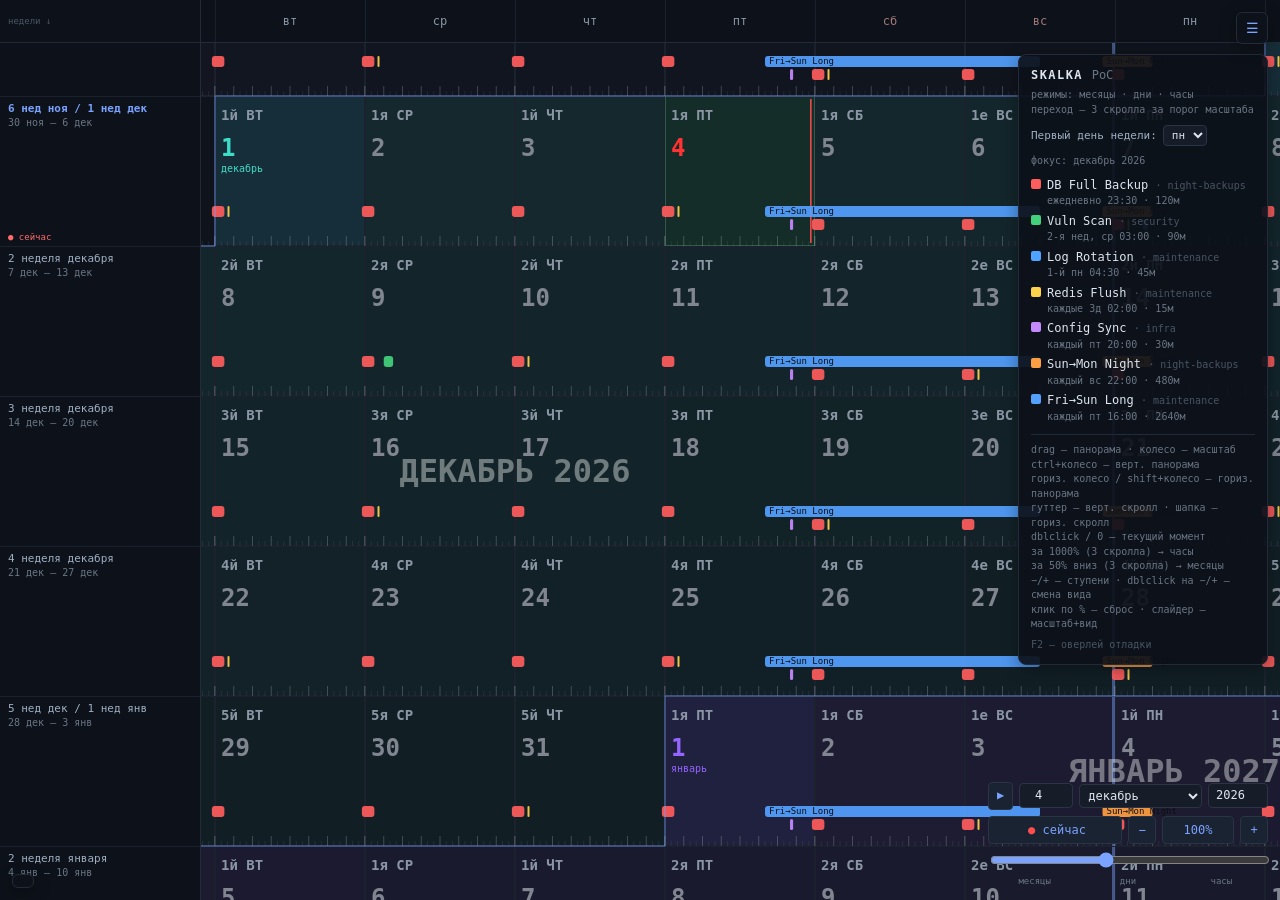
<file: PoC/index.html>
<!DOCTYPE html>
<html lang="ru">
<head>
  <meta charset="utf-8">
  <meta name="viewport" content="width=device-width, initial-scale=1">
  <title>SKALKA PoC</title>
  <link rel="stylesheet" href="styles.css">
</head>
<body>
  <canvas id="cv"></canvas>
  <button id="toggleHud" title="Скрыть/показать панель">☰</button>

  <div id="debugOverlay">
    <div class="row"><span class="label">FPS:</span><span class="val" id="dbgFps">0</span></div>
    <div class="row"><span class="label">Viewport X:</span><span class="val" id="dbgVpX">0</span></div>
    <div class="row"><span class="label">Viewport Y:</span><span class="val" id="dbgVpY">0</span></div>
    <div class="row"><span class="label">Cells:</span><span class="val" id="dbgCells">0</span></div>
    <div class="row"><span class="label">Events:</span><span class="val" id="dbgEvents">0</span></div>
    <div class="row"><span class="label">Render:</span><span class="val" id="dbgRender">0ms</span></div>
  </div>

  <div id="hud">
    <div class="brand">SKALKA <span>PoC</span></div>
    <div class="sub">режимы: месяцы · дни · часы<br>переход — 3 скролла за порог масштаба</div>
    <div class="fdow-bar">
      <span>Первый день недели:</span>
      <select id="fdowSelect">
        <option value="mon" selected>пн</option>
        <option value="sun">вс</option>
      </select>
    </div>
    <div id="anchor"></div>
    <div id="legend"></div>
    <div class="help">
      drag — панорама · колесо — масштаб<br>
      ctrl+колесо — верт. панорама<br>
      гориз. колесо / shift+колесо — гориз. панорама<br>
      гуттер — верт. скролл · шапка — гориз. скролл<br>
      dblclick / 0 — текущий момент<br>
      за 1000% (3 скролла) → часы<br>
      за 50% вниз (3 скролла) → месяцы<br>
      −/+ — ступени · dblclick на −/+ — смена вида<br>
      клик по % — сброс · слайдер — масштаб+вид
    </div>
  </div>

  <div id="status"></div>

  <div id="zoom-controls">
    <div class="nav-row datebar" style="margin-bottom:0;">
      <button id="date-nav-btn" title="Перейти к дате">▶</button>
      <input type="number" id="nav-day" min="1" max="31" value="1" title="День">
      <select id="nav-month" title="Месяц"></select>
      <input type="number" id="nav-year" min="1900" max="2100" value="2024" title="Год">
    </div>
    <div id="zoom-bar">
      <button id="gonow" title="текущий момент"><span style="color:var(--now-line)">●</span>&nbsp;сейчас</button>
      <button id="zoom-out" title="уменьшить (dblclick — к месяцам)">−</button>
      <span id="zoomPct" title="сбросить масштаб" style="font-variant-numeric:tabular-nums;">100%</span>
      <button id="zoom-in" title="увеличить (dblclick — к часам)">+</button>
    </div>
    <div id="slider-wrap">
      <input type="range" id="zoomSlider" min="0" max="300" step="1">
      <div id="slider-labels">
        <span>месяцы</span><span>дни</span><span>часы</span>
      </div>
    </div>
  </div>

  <script type="module" src="app.js"></script>
</body>
</html>
</file>
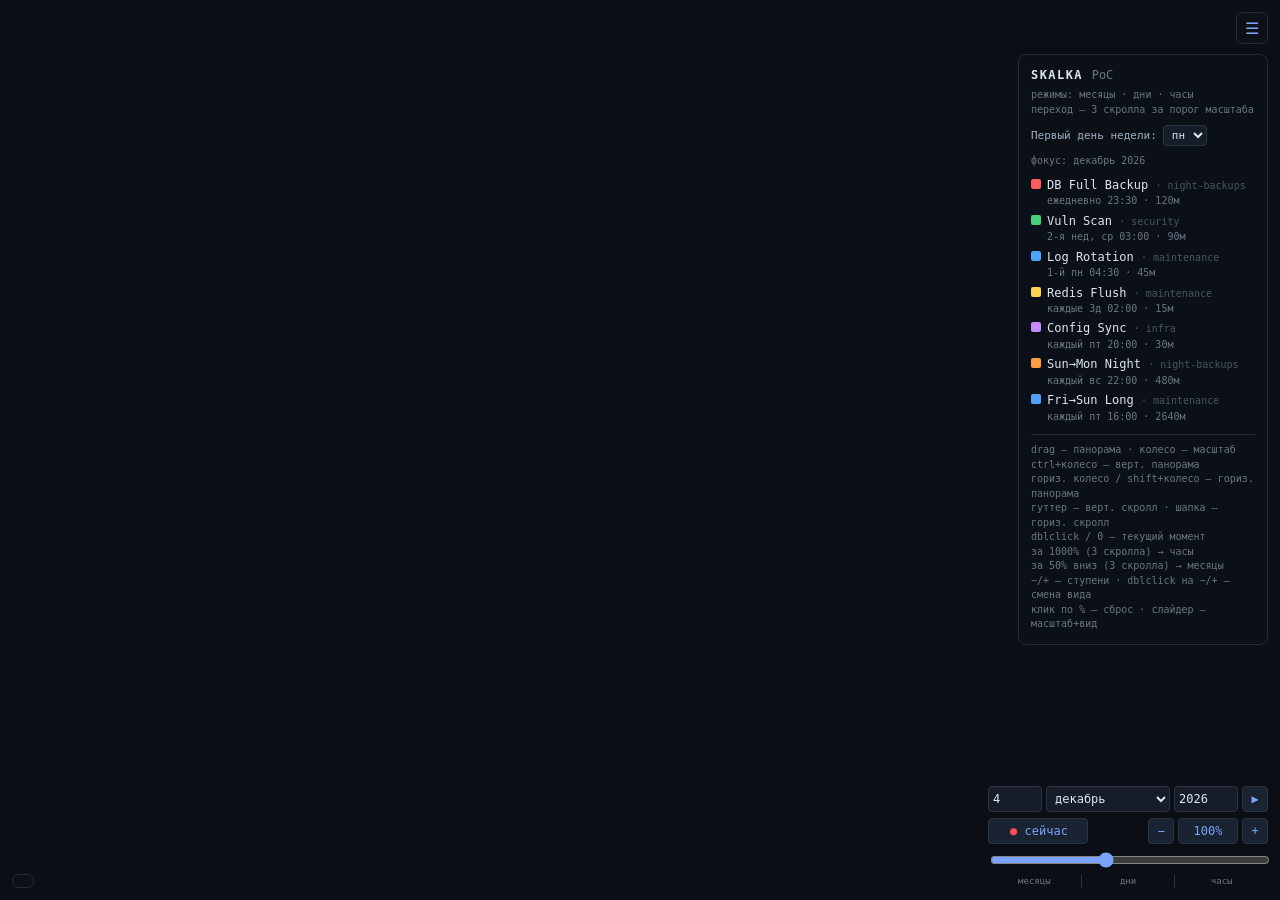
<file: POC_fixed.html>
<!DOCTYPE html>
<html lang="ru">
<head>
<meta charset="utf-8">
<title>SKALKA PoC</title>
<style>
  :root { color-scheme: dark; }
  * { box-sizing: border-box; }
  html,body { margin:0; height:100%; overflow:hidden; overscroll-behavior:none; background:#0b0e14;
    font:12px/1.45 ui-monospace,"Cascadia Mono",Consolas,monospace; color:#dfe6ef; }
  canvas { display:block; cursor:grab; }
  canvas.drag { cursor:grabbing; }
  #toggleHud { position:fixed; top:12px; right:12px; width:32px; height:32px; z-index:100;
    background:rgba(13,17,25,.92); border:1px solid #232b38; border-radius:6px;
    color:#7aa2ff; font-size:16px; cursor:pointer; display:flex; align-items:center; justify-content:center; }
  #toggleHud:hover { color:#a8c5ff; border-color:#3a4a64; }
  #hud { position:fixed; top:54px; right:12px; width:250px; padding:12px;
    background:rgba(13,17,25,.92); border:1px solid #232b38; border-radius:8px;
    user-select:none; max-height:calc(100vh - 70px); overflow-y:auto; }
  #hud .brand { font-weight:700; letter-spacing:.12em; }
  #hud .brand span { color:#6b7684; font-weight:400; letter-spacing:0; }
  #hud .sub { color:#6b7684; font-size:10px; margin:4px 0 8px; }
  .fdow-bar { display:flex; gap:6px; align-items:center; margin-bottom:8px; font-size:11px; color:#9fb0c3; }
  .fdow-bar select { background:#161d29; color:#dfe6ef; border:1px solid #2a3444; border-radius:4px; font:inherit; padding:2px 4px; }
  .datebar { display:flex; gap:4px; margin-bottom:8px; align-items:center; }
  .datebar input,.datebar select { background:#161d29; color:#dfe6ef; border:1px solid #2a3444;
    border-radius:4px; font:inherit; padding:3px 4px; }
  .datebar input[type=number]{ width:54px; }
  .datebar select { flex:1; min-width:0; }
  .datebar button { background:#1a2332; color:#7aa2ff; border:1px solid #2a3444;
    border-radius:4px; cursor:pointer; font:inherit; padding:3px 8px; }
  .datebar button:hover { background:#223047; }
  #anchor { color:#6b7684; font-size:10px; margin-bottom:8px; }
  .lg { display:flex; align-items:flex-start; gap:6px; margin:4px 0; }
  .lg .sw { width:10px; height:10px; border-radius:2px; margin-top:2px; flex:none; }
  .lg small { color:#6b7684; display:block; }
  .help { margin-top:10px; padding-top:8px; border-top:1px solid #232b38; color:#6b7684; font-size:10px; }
  #status { position:fixed; left:12px; bottom:12px; max-width:70vw; padding:6px 10px;
    background:rgba(13,17,25,.92); border:1px solid #232b38; border-radius:6px; color:#9fb0c3;
    white-space:nowrap; overflow:hidden; text-overflow:ellipsis; }
  #zoom-controls { position:fixed; right:12px; bottom:12px; display:flex; flex-direction:column;
    gap:6px; align-items:flex-end; z-index:100; }
  #zoom-bar { display:flex; align-items:center; gap:4px; width:280px; height:26px; justify-content:space-between; }
  #date-selector-bar { display:flex; align-items:center; gap:4px; width:280px; height:26px; }
  #zoom-bar button, #zoomPct, .datebar-input, .datebar-select, .datebar-btn { height:26px; box-sizing:border-box; background:#1a2332; color:#7aa2ff;
    border:1px solid #2a3444; border-radius:4px; cursor:pointer; font:inherit; font-size:12px; line-height:1;
    display:flex; align-items:center; justify-content:center; }
  #zoom-bar button:hover, #zoomPct:hover, .datebar-input:hover, .datebar-select:hover, .datebar-btn:hover { background:#1e2836; color:#a8c5ff; }
  #date-selector-bar button:hover, #date-selector-bar input:hover, #date-selector-bar select:hover { background:#1e2836; color:#a8c5ff; }
  #gonow-wrap { display:flex; align-items:center; gap:4px; flex:1; min-width:0; justify-content:flex-start; }
  #gonow { flex:none; white-space:nowrap; min-width:100px; justify-content:flex-start; padding-left:8px; }
  #zoom-group { display:flex; align-items:center; gap:4px; flex:1; min-width:0; justify-content:flex-end; }
  #zoom-out, #zoom-in { width:26px; flex:none; }
  #zoomPct { flex:none; width:60px; justify-content:center; }
  .datebar-input { width:54px; padding:0 4px; background:#161d29; color:#dfe6ef; }
  .datebar-select { flex:1; min-width:80px; padding:0 4px; background:#161d29; color:#dfe6ef; }
  .datebar-btn { flex:none; padding:0 8px; background:#1a2332; color:#7aa2ff; white-space:nowrap; width:26px; }
  #slider-wrap { width:280px; }
  #zoomSlider { width:100%; cursor:pointer; accent-color:#7aa2ff; }
  #slider-marks { display:flex; justify-content:space-between; font-size:9px; color:#6b7684; margin-top:2px; }
  #slider-marks span { flex:1; text-align:center; border-left:1px solid #2a3444; }
  #slider-marks span:first-child { border-left:none; }
</style>
</head>
<body>
<canvas id="cv"></canvas>
<button id="toggleHud" title="Скрыть/показать панель">☰</button>

<div id="hud">
  <div class="brand">SKALKA <span>PoC</span></div>
  <div class="sub">режимы: месяцы · дни · часы<br>переход — 3 скролла за порог масштаба</div>
  <div class="fdow-bar">
    <span>Первый день недели:</span>
    <select id="fdowSelect">
      <option value="mon" selected>пн</option>
      <option value="sun">вс</option>
    </select>
  </div>
  <div id="anchor"></div>
  <div id="legend"></div>
  <div class="help">
    drag — панорама · колесо — масштаб<br>
    ctrl+колесо — верт. панорама<br>
    гориз. колесо / shift+колесо — гориз. панорама<br>
    гуттер — верт. скролл · шапка — гориз. скролл<br>
    dblclick / 0 — текущий момент<br>
    за 1000% (3 скролла) → часы<br>
    за 50% вниз (3 скролла) → месяцы<br>
    −/+ — ступени · dblclick на −/+ — смена вида<br>
    клик по % — сброс · слайдер — масштаб+вид
  </div>
</div>
<div id="status"></div>
<div id="zoom-controls">
  <div id="date-selector-bar" role="group" aria-label="Выбор даты">
    <input id="selDay" class="datebar-input" type="number" min="1" max="31" title="день" tabindex="0">
    <select id="selMonth" class="datebar-select" title="месяц" tabindex="0"></select>
    <input id="selYear" class="datebar-input" type="number" title="год" tabindex="0" style="width:64px">
    <button id="showDate" class="datebar-btn" title="перейти к дате" tabindex="0">▶</button>
  </div>
  <div id="zoom-bar">
    <div id="gonow-wrap">
      <button id="gonow" title="текущий момент"><span style="color:#ff4d4d">●</span>&nbsp;сейчас</button>
    </div>
    <div id="zoom-group">
      <button id="zoom-out" title="уменьшить (dblclick — к месяцам)">−</button>
      <div id="zoomPct" title="сбросить масштаб">100%</div>
      <button id="zoom-in" title="увеличить (dblclick — к часам)">+</button>
    </div>
  </div>
  <div id="slider-wrap" title="масштаб (лог. шкала)">
    <input type="range" id="zoomSlider" min="0" max="300" step="1">
    <div id="slider-marks"><span>месяцы</span><span>дни</span><span>часы</span></div>
  </div>
</div>

<script>
'use strict';
const cv=document.getElementById('cv');
const ctx=cv.getContext('2d');
const statusEl=document.getElementById('status');
let W=0,H=0;
function resize(){
  const d=window.devicePixelRatio||1;
  W=window.innerWidth; H=window.innerHeight;
  cv.width=W*d; cv.height=H*d;
  cv.style.width=W+'px'; cv.style.height=H+'px';
  ctx.setTransform(d,0,0,d,0,0);
  applyZoom();requestRender();
}
window.addEventListener('resize',resize);

// ---------- календарь ----------
const DAYMS=86400000, EPOCH=new Date(1970,0,1);
const MF=['январь','февраль','март','апрель','май','июнь','июль','август','сентябрь','октябрь','ноябрь','декабрь'];
const MG=['января','февраля','марта','апреля','мая','июня','июля','августа','сентября','октября','ноября','декабря'];
const MS=['янв','фев','мар','апр','май','июн','июл','авг','сен','окт','ноя','дек'];
const DW=['пн','вт','ср','чт','пт','сб','вс'];
const DWU=['ПН','ВТ','СР','ЧТ','ПТ','СБ','ВС'];
const ORD_END=['й','й','я','й','я','я','е'];
const clamp=(v,a,b)=>Math.max(a,Math.min(b,v));
const pad2=n=>String(n).padStart(2,'0');
const mm=min=>pad2(Math.floor(min/60))+':'+pad2(min%60);
const dowMon0=d=>(d.getDay()+6)%7;
const dayIdx=d=>Math.round((d.getTime()-EPOCH.getTime())/DAYMS);
const dateFromDayIdx=i=>new Date(1970,0,1+i);
function addDays(d,n){const x=new Date(d);x.setDate(x.getDate()+n);return x;}
const startOfWeek=d=>addDays(d,-dowMon0(d));
const sameDay=(a,b)=>a.getFullYear()===b.getFullYear()&&a.getMonth()===b.getMonth()&&a.getDate()===b.getDate();
const daysInMonth=(y,m)=>new Date(y,m+1,0).getDate();
const fmtD=d=>d.getDate()+' '+MS[d.getMonth()];
const fmtFull=d=>`${DW[dowMon0(d)]}, ${d.getDate()} ${MF[d.getMonth()]} ${d.getFullYear()}`;

function startOfWeekFDOW(d){
  if(state.firstDayOfWeek==='sun'){ return addDays(d,-d.getDay()); }
  else { return addDays(d,-dowMon0(d)); }
}
function monthBaseDate(y,m){
  const firstDay=new Date(y,m,1);
  const fdow=dowMon0(firstDay);
  if(state.firstDayOfWeek==='sun'){ return addDays(firstDay,-((fdow+1)%7)); }
  else { return addDays(firstDay,6-fdow); }
}
function monthIdxToYM(idx){
  let y=Math.floor(idx/12),m=idx%12;
  if(m<0){m+=12;y--;}
  return{y,m};
}
function weekNumOfMonth(weekStart,y,m){
  const w1=startOfWeekFDOW(new Date(y,m,1));
  return Math.round((weekStart-w1)/(7*DAYMS))+1;
}
const weekNumCache=new Map();
function weekNumberOfMonday(wm){
  const key=wm.getTime();
  if(weekNumCache.has(key))return weekNumCache.get(key);
  const th=addDays(wm,3),m=th.getMonth(),y=th.getFullYear();
  const wn=weekNumOfMonth(wm,y,m);
  weekNumCache.set(key,wn);
  return wn;
}
function buildWeekLabel(wm){
  const sun=addDays(wm,6);
  const rangeStr=fmtD(wm)+' – '+fmtD(sun);
  const m1=wm.getMonth(),y1=wm.getFullYear(),m2=sun.getMonth(),y2=sun.getFullYear();
  let line1;
  if(m1===m2&&y1===y2){line1=weekNumOfMonth(wm,y1,m1)+' неделя '+MG[m1];}
  else{line1=weekNumOfMonth(wm,y1,m1)+' нед '+MS[m1]+' / '+weekNumOfMonth(wm,y2,m2)+' нед '+MS[m2];}
  return {line1,line2:rangeStr};
}

// ---------- данные ----------
const now=new Date();
const today=new Date(now.getFullYear(),now.getMonth(),now.getDate());
const anchorWeekStart=startOfWeek(today);
const FIRSTTIME=new Date(2025,0,1);

const EVENTS=[
  {id:'bkp',   title:'DB Full Backup',plan:'night-backups',color:'#ff5c5c',type:'daily',       start:23*60+30,dur:120},
  {id:'scan',  title:'Vuln Scan',     plan:'security',     color:'#43d17c',type:'week-row',    week:2,day:2,start:3*60,dur:90},
  {id:'logs',  title:'Log Rotation',  plan:'maintenance',  color:'#4da3ff',type:'weekday-order',ord:1,day:0,start:4*60+30,dur:45},
  {id:'redis', title:'Redis Flush',   plan:'maintenance',  color:'#ffd24d',type:'interval',    n:3,start:2*60,dur:15},
  {id:'sync',  title:'Config Sync',   plan:'infra',        color:'#c58aff',type:'weekly',      day:4,start:20*60,dur:30},
  {id:'sunmon',title:'Sun→Mon Night', plan:'night-backups',color:'#ff9f43',type:'weekly',      day:6,start:22*60,dur:480},
  {id:'frisun',title:'Fri→Sun Long',  plan:'maintenance',  color:'#54a0ff',type:'weekly',      day:4,start:16*60,dur:2640},
];
function occursOn(e,date){
  const y=date.getFullYear(),m=date.getMonth(),d=date.getDate(),dw=dowMon0(date);
  switch(e.type){
    case 'daily':return true;
    case 'weekly':return dw===e.day;
    case 'interval':return(((dayIdx(date)-dayIdx(FIRSTTIME))%e.n)+e.n)%e.n===0;
    case 'week-row':{
      if(dw!==e.day)return false;
      const dim=daysInMonth(y,m),fs=7-dowMon0(new Date(y,m,1)),lm=dim-dowMon0(new Date(y,m,dim));
      let seg;
      if(d<=fs)seg={num:1,last:false};
      else if(d>=lm)seg={num:0,last:true};
      else seg={num:2+Math.floor((d-fs-1)/7),last:false};
      return e.week===0?seg.last:seg.num===e.week;
    }
    case 'weekday-order':{
      if(dw!==e.day)return false;
      const occ=Math.floor((d-1)/7)+1;
      const f=1+((dw-dowMon0(new Date(y,m,1))+7)%7);
      const tot=Math.floor((daysInMonth(y,m)-f)/7)+1;
      return e.ord===0?occ===tot:occ===e.ord;
    }
  }
  return false;
}
function describe(e){
  switch(e.type){
    case 'daily':return`ежедневно ${mm(e.start)} · ${e.dur}м`;
    case 'weekly':return`каждый ${DW[e.day]} ${mm(e.start)} · ${e.dur}м`;
    case 'interval':return`каждые ${e.n}д ${mm(e.start)} · ${e.dur}м`;
    case 'week-row':return`${e.week===0?'последняя':e.week}-я нед, ${DW[e.day]} ${mm(e.start)} · ${e.dur}м`;
    case 'weekday-order':return`${e.ord===0?'последний':e.ord}-й ${DW[e.day]} ${mm(e.start)} · ${e.dur}м`;
  }
}

// ---------- вид и масштаб ----------
const GUTTER=200, HEADER=42, BASE=150; //GUTTER — ширина левой панели с неделями/месяцами, HEADER — высота шапки с днями недели (пн…вс), BASE — базовый размер ячейки при zoom=1.0 (ширина = высота).в CSS-пикселях.
const ZMIN_MAP=0.5, ZMAX_MAP=10.0; // — диапазон масштаба для «дней»: от 50% до 1000%.
const ZMIN_TL=10.0, ZMAX_TL=25.0;  // — диапазон масштаба для «часов»: от 1000% до 2500%.
const ZMIN_MR=0.25, ZMAX_MR=0.5;   // — диапазон масштаба для «месяцев»: от 50% до 25%.
const BARRIER=3; //колличество "пустых" скроллов для перехода в другой режим масштаба
const VIEW={cellW:BASE,rowH:BASE};
const state={camX:0,camY:0,mouse:null,zoom:1,mode:'map',barrier:0,activeRow:0,saved:null,orientMonth:null,firstDayOfWeek:'mon'};

function applyZoom(){
  const Z=state.zoom;
  if(state.mode==='timeline'){
    VIEW.cellW=BASE*Z;
    VIEW.rowH=H*0.75;
  }else if(state.mode==='monthrow'){
    VIEW.cellW=BASE*Z;
    VIEW.rowH=BASE*0.5;   // высота как при 50% в днях
  }else{
    VIEW.cellW=BASE*Z;
    VIEW.rowH=Z>=1?BASE*(1+(Z-1)/30):BASE*Z;
  }
  updateModeDisplay();
  syncSlider();
}
function updateModeDisplay(){
  document.getElementById('zoomPct').textContent=Math.round(state.zoom*100)+'%';
}
function zoomAt(mx,my,factor){
  const oldCW=VIEW.cellW,oldRH=VIEW.rowH;
  const gutterOffset=(state.mode==='timeline')?0:GUTTER;
  const k=state.camX+(mx-gutterOffset)/oldCW;
  const r=state.camY+(my-HEADER)/oldRH;
  let newZoom;
  if(state.mode==='map')newZoom=clamp(state.zoom*factor,ZMIN_MAP,ZMAX_MAP);
  else if(state.mode==='timeline')newZoom=clamp(state.zoom*factor,ZMIN_TL,ZMAX_TL);
  else newZoom=clamp(state.zoom*factor,ZMIN_MR,ZMAX_MR);
  state.zoom=newZoom;
  applyZoom();
  state.camX=k-(mx-gutterOffset)/VIEW.cellW;
  state.camY=r-(my-HEADER)/VIEW.rowH;
  syncSlider();
  requestRender();
}
function resetZoom(){
  const oldCW=VIEW.cellW,oldRH=VIEW.rowH;
  const gutterOffset=(state.mode==='timeline')?0:GUTTER;
  const k=state.camX+(W/2-gutterOffset)/oldCW;
  const r=state.camY+(H/2-HEADER)/oldRH;
  if(state.mode==='map')state.zoom=1;
  else if(state.mode==='timeline')state.zoom=ZMIN_TL;
  else state.zoom=ZMAX_MR;
  state.barrier=0;
  applyZoom();
  state.camX=k-(W/2-gutterOffset)/VIEW.cellW;
  state.camY=r-(H/2-HEADER)/VIEW.rowH;
  requestRender();
}
function getZoomSteps(){
  if(state.mode==='map') return [0.5,1,1.25,1.5,1.75,2,3,5,10];
  if(state.mode==='timeline') return [10,12.5,15,20,25];
  if(state.mode==='monthrow') return [0.25,0.35,0.5];
  return [1];
}
function zoomStep(direction){
  const steps=getZoomSteps();
  const cur=state.zoom;
  let target=null;
  if(direction>0){ for(const s of steps){ if(s>cur+0.001){ target=s; break; } } }
  else { for(let i=steps.length-1;i>=0;i--){ if(steps[i]<cur-0.001){ target=steps[i]; break; } } }
  if(target!==null) setZoomTo(target);
}
function setZoomTo(z){
  const oldCW=VIEW.cellW,oldRH=VIEW.rowH;
  const gutterOffset=(state.mode==='timeline')?0:GUTTER;
  const k=state.camX+(W/2-gutterOffset)/oldCW;
  const r=state.camY+(H/2-HEADER)/oldRH;
  state.zoom=z;
  applyZoom();
  state.camX=k-(W/2-gutterOffset)/VIEW.cellW;
  state.camY=r-(H/2-HEADER)/VIEW.rowH;
  syncSlider();
  requestRender();
}
function zoomToSlider(z){
  if(z<=0.5){ return 100*Math.log(z/0.25)/Math.log(0.5/0.25); }
  if(z<=10){ return 100+100*Math.log(z/0.5)/Math.log(10/0.5); }
  return 200+100*Math.log(z/10)/Math.log(25/10);
}
function sliderToZoom(v){
  if(v<=100){ return 0.25*Math.pow(0.5/0.25, v/100); }
  if(v<=200){ return 0.5*Math.pow(10/0.5,(v-100)/100); }
  return 10*Math.pow(25/10,(v-200)/100);
}
let sliderLock=false;
function syncSlider(){
  const sl=document.getElementById('zoomSlider');
  if(!sl)return;
  sliderLock=true;
  sl.value=zoomToSlider(state.zoom);
  sliderLock=false;
}
function changeModeInstant(target){
  if(target===state.mode)return;
  const mx=W/2,my=H/2;
  const oldCW=VIEW.cellW,oldRH=VIEW.rowH;
  if(state.mode==='map'&&target==='timeline'){
    const r=Math.floor(state.camY+(my-HEADER)/oldRH);
    state.activeRow=r;
    state.saved={camX:state.camX,camY:state.camY,zoom:state.zoom};
    const p=state.camX+(mx-GUTTER)/oldCW;
    state.mode='timeline';
    applyZoom();
    state.camX=p-mx/VIEW.cellW;
  } else if(state.mode==='timeline'&&target==='map'){
    const p=state.camX+mx/oldCW;
    state.mode='map';
    if(state.saved){state.camY=state.saved.camY;state.zoom=state.saved.zoom;}
    applyZoom();
    state.camX=p-(mx-GUTTER)/VIEW.cellW;
  } else if(state.mode==='map'&&target==='monthrow'){
    const kMap=state.camX+(mx-GUTTER)/oldCW;
    const rMap=state.camY+(my-HEADER)/oldRH;
    const r=Math.floor(rMap),k=Math.floor(kMap);
    const fracX=kMap-k,fracY=rMap-r;
    const date=addDays(anchorWeekStart,7*r+k);
    state.orientMonth={y:date.getFullYear(),m:date.getMonth()};
    state.saved={camX:state.camX,camY:state.camY,zoom:state.zoom};
    state.mode='monthrow';
    applyZoom();
    const base=monthBaseDate(date.getFullYear(),date.getMonth());
    const k_mr=dayIdx(date)-dayIdx(base);
    state.camX=k_mr+fracX-(mx-GUTTER)/VIEW.cellW;
    state.camY=0+fracY-(my-HEADER)/VIEW.rowH;
  } else if(state.mode==='monthrow'&&target==='map'){
    const kMr=state.camX+(mx-GUTTER)/oldCW;
    const rMr=state.camY+(my-HEADER)/oldRH;
    const rI=Math.floor(rMr),kI=Math.floor(kMr);
    const fracX=kMr-kI,fracY=rMr-rI;
    const orientIdx=state.orientMonth?state.orientMonth.y*12+state.orientMonth.m:today.getFullYear()*12+today.getMonth();
    const mi=orientIdx+rI;
    const ym=monthIdxToYM(mi);
    const base=monthBaseDate(ym.y,ym.m);
    const dateUnderCursor=addDays(base,kI);
    state.mode='map';
    state.zoom=ZMIN_MAP;
    applyZoom();
    const dAbs=dayIdx(dateUnderCursor)-dayIdx(anchorWeekStart);
    const rMap=Math.floor(dAbs/7),kMap=dAbs-7*rMap;
    state.camX=kMap+fracX-(mx-GUTTER)/VIEW.cellW;
    state.camY=rMap+fracY-(my-HEADER)/VIEW.rowH;
  }
  state.barrier=0;
  requestRender();
}
function setZoomFromSlider(z){
  const target=z<0.5?'monthrow':(z<=10?'map':'timeline');
  if(target!==state.mode) changeModeInstant(target);
  const oldCW=VIEW.cellW,oldRH=VIEW.rowH;
  const gutterOffset=(state.mode==='timeline')?0:GUTTER;
  const k=state.camX+(W/2-gutterOffset)/oldCW;
  const r=state.camY+(H/2-HEADER)/oldRH;
  let zc=z;
  if(state.mode==='map')zc=clamp(z,ZMIN_MAP,ZMAX_MAP);
  else if(state.mode==='timeline')zc=clamp(z,ZMIN_TL,ZMAX_TL);
  else zc=clamp(z,ZMIN_MR,ZMAX_MR);
  state.zoom=zc;
  applyZoom();
  state.camX=k-(W/2-gutterOffset)/VIEW.cellW;
  state.camY=r-(H/2-HEADER)/VIEW.rowH;
  syncSlider();
  requestRender();
}
function zoomDbl(direction){
  if(state.mode==='map'&&direction>0&&state.zoom>=10-0.001){ startTransitionToTimeline(); return; }
  if(state.mode==='map'&&direction<0&&state.zoom<=0.5+0.001){ startTransitionToMonthRow(); return; }
  if(state.mode==='timeline'&&direction<0&&state.zoom<=10+0.001){ startTransitionToMap(); return; }
  if(state.mode==='monthrow'&&direction>0&&state.zoom>=0.5-0.001){ startTransitionToMap(); return; }
}
function cursorPrecision(){
  const P=state.zoom*100;
  if(P>=450)return 1;
  if(P>=350)return 5;
  if(P>=220)return 10;
  if(P>=150)return 15;
  return 30;
}
function contentScale(Z){
  if(Z>=0.75)return 1;
  if(Z>=0.5)return 0.75+(Z-0.5)/0.25*0.25;
  if(Z>=0.25)return 0.5625+(Z-0.25)/0.25*0.1875;
  return 0.5625;
}
function monthNumScale(Z){
  if(Z>=0.10)return 0.8;
  return contentScale(Z);
}
function compactness(Z){ return clamp((0.8-Z)/0.1,0,1); }
function rulerHeight(){ return state.zoom*100>=125?26:14; }
// градиент месяца: alpha и цвет зависят от чётности и прогресса
function monthGradientRGBA(date){
  const dim=daysInMonth(date.getFullYear(),date.getMonth());
  const progress=(date.getDate()-1)/(dim-1);
  const monthNum=date.getMonth()+1;
  if(monthNum%2===1){
    // нечётные: фиолетовый → прозрачный
    const a=0.10*(1-progress);
    return `rgba(150,100,255,${a})`;
  } else {
    // чётные: зелёный → белый 5%
    const a=0.10+(0.05-0.10)*progress;
    return `rgba(60,220,200,${a})`;
  }
}
function hourLabelConfig(P){
  if(P>=220)return{labels:'all',bold:new Set([3,6,9,12,15,18,21])};
  if(P>=200)return{labels:new Set([3,6,9,12,15,18,21]),bold:new Set([3,6,9,12,15,18,21])};
  if(P>=150)return{labels:new Set([3,6,9,12,15,18,21]),bold:new Set([9,12,15,18])};
  if(P>=125)return{labels:new Set([9,12,15,18]),bold:new Set()};
  return null;
}

let hl={dow:null,dowOrd:null,dateNum:null,weekNum:null,monthIdx:null,eventId:null,
        hoverDow:null,hoverWeekNum:null,hoverMonthIdx:null,hoverMonthWeekStart:null};
let hoverRegion=null,hoverCell=null,hoverHeaderK=null,hoverGutterR=null;

function rowWeekStart(r){
  if(state.firstDayOfWeek==='sun'){ return addDays(anchorWeekStart,7*r-1); }
  else { return addDays(anchorWeekStart,7*r); }
}
function monthIdxForMonthrowRow(r){
  const orientIdx=state.orientMonth?state.orientMonth.y*12+state.orientMonth.m:today.getFullYear()*12+today.getMonth();
  return orientIdx+r;
}
function monthrowDate(r,k){
  const mi=monthIdxForMonthrowRow(r);
  const{y,m}=monthIdxToYM(mi);
  const base=monthBaseDate(y,m);
  return addDays(base,k);
}
function monthRowGutterIdx(r){
  const refK=state.camX+(W-GUTTER)/(3*VIEW.cellW);
  const mi=monthIdxForMonthrowRow(r);
  const{y,m}=monthIdxToYM(mi);
  const base=monthBaseDate(y,m);
  const refDate=addDays(base,Math.round(refK));
  return refDate.getFullYear()*12+refDate.getMonth();
}
function computeRowBars(r){
  const lvl=VIEW,cs=contentScale(state.zoom);
  const y=HEADER+(r-state.camY)*lvl.rowH;
  const baseDayIdx=dayIdx(addDays(anchorWeekStart,7*r));
  const maxDur=Math.max(...EVENTS.map(e=>e.dur))/1440;
  const kLo=Math.floor(state.camX-maxDur)-1,kHi=Math.ceil(state.camX+(W-GUTTER)/lvl.cellW)+1;
  const segs=[];
  for(let k=kLo;k<=kHi;k++){
    const D=dateFromDayIdx(baseDayIdx+k);
    for(const e of EVENTS){if(!occursOn(e,D))continue;
      segs.push({e,s:k+e.start/1440,en:k+(e.start+e.dur)/1440});}
  }
  segs.sort((a,b)=>a.s-b.s);
  const lanes=[];
  for(const sg of segs){let li=0;while(lanes[li]!==undefined&&lanes[li]>sg.s)li++;lanes[li]=sg.en;sg.lane=li;}
  const laneH=11*cs,top=y+lvl.rowH-rulerHeight()-lanes.length*(laneH+2);
  return segs.map(sg=>({e:sg.e,laneH,
    x0:GUTTER+(sg.s-state.camX)*lvl.cellW,x1:GUTTER+(sg.en-state.camX)*lvl.cellW,
    y0:top+sg.lane*(laneH+2),y1:top+sg.lane*(laneH+2)+laneH}));
}
function computeTimelineBars(){
  const r=state.activeRow;
  const ch=VIEW.rowH,y=(H-ch)/2,cw=VIEW.cellW;
  const baseDayIdx=dayIdx(addDays(anchorWeekStart,7*r));
  const maxDur=Math.max(...EVENTS.map(e=>e.dur))/1440;
  const k0=Math.floor(state.camX)-1,k1=Math.ceil(state.camX+W/cw)+1;
  const kStart=Math.floor(k0-maxDur);
  const segs=[];
  for(let k=kStart;k<=k1;k++){
    const D=dateFromDayIdx(baseDayIdx+k);
    for(const e of EVENTS){
      if(!occursOn(e,D))continue;
      segs.push({e,s:k+e.start/1440,en:k+(e.start+e.dur)/1440});
    }
  }
  segs.sort((a,b)=>a.s-b.s);
  const lanes=[];
  for(const sg of segs){
    let li=0;
    while(lanes[li]!==undefined&&lanes[li]>sg.s)li++;
    lanes[li]=sg.en;sg.lane=li;
  }
  const laneH=Math.min(22,(ch-100)/Math.max(lanes.length,1));
  const baseY=y+ch*0.4;
  return segs.map(sg=>({e:sg.e,
    x0:(sg.s-state.camX)*cw,x1:(sg.en-state.camX)*cw,
    y0:baseY+sg.lane*(laneH+4),y1:baseY+sg.lane*(laneH+4)+laneH,laneH}));
}
function computeMonthRowBars(r){
  const lvl=VIEW;
  const y=HEADER+(r-state.camY)*lvl.rowH;
  const mi=monthIdxForMonthrowRow(r);
  const{y:yy,m:mm}=monthIdxToYM(mi);
  const base=monthBaseDate(yy,mm);
  const baseDayIdx=dayIdx(base);
  const maxDur=Math.max(...EVENTS.map(e=>e.dur))/1440;
  const kLo=Math.floor(state.camX-maxDur)-1,kHi=Math.ceil(state.camX+(W-GUTTER)/lvl.cellW)+1;
  const segs=[];
  for(let k=kLo;k<=kHi;k++){
    const D=dateFromDayIdx(baseDayIdx+k);
    for(const e of EVENTS){
      if(!occursOn(e,D))continue;
      segs.push({e,s:k+e.start/1440,en:k+(e.start+e.dur)/1440});
    }
  }
  segs.sort((a,b)=>a.s-b.s);
  const lanes=[];
  for(const sg of segs){
    let li=0;
    while(lanes[li]!==undefined&&lanes[li]>sg.s)li++;
    lanes[li]=sg.en;sg.lane=li;
  }
  const laneH=4;
  const totalH=lanes.length*(laneH+2);
  const baseY=y+lvl.rowH-4;
  return segs.map(sg=>({e:sg.e,
    x0:GUTTER+(sg.s-state.camX)*lvl.cellW,
    x1:GUTTER+(sg.en-state.camX)*lvl.cellW,
    y0:baseY-totalH+sg.lane*(laneH+2),
    y1:baseY-totalH+sg.lane*(laneH+2)+laneH,laneH}));
}
function layout(Z){
  const cs=contentScale(Z),c=compactness(Z);
  const ordY=24*cs;
  const dateY=ordY+(36-18*c)*cs;
  return {cs,c,ordY,dateY,endAlpha:1-c};
}
function computeHover(){
  hl={dow:null,dowOrd:null,dateNum:null,weekNum:null,monthIdx:null,eventId:null,
      hoverDow:null,hoverWeekNum:null,hoverMonthIdx:null,hoverMonthWeekStart:null};
  hoverRegion=null;hoverCell=null;hoverHeaderK=null;hoverGutterR=null;
  if(!state.mouse){statusEl.textContent='';return;}
  const mx=state.mouse.x,my=state.mouse.y,lvl=VIEW;
  const L=layout(state.zoom);
  if(state.mode==='map'){
    if(mx>=GUTTER&&my>=HEADER){
      hoverRegion='grid';
      const r=Math.floor(state.camY+(my-HEADER)/lvl.rowH);
      const k=Math.floor(state.camX+(mx-GUTTER)/lvl.cellW);
      hoverCell={r,k};
      const date=addDays(anchorWeekStart,7*r+k);
      const x=GUTTER+(k-state.camX)*lvl.cellW,y=HEADER+(r-state.camY)*lvl.rowH;
      const ord=Math.floor((date.getDate()-1)/7)+1,dow=dowMon0(date);
      hl.hoverDow=dow;
      hl.hoverWeekNum=weekNumberOfMonday(startOfWeekFDOW(date));
      hl.hoverMonthIdx=date.getFullYear()*12+date.getMonth();
      hl.hoverMonthWeekStart=startOfWeekFDOW(date);
      const bars=computeRowBars(r);
      let hb=null;
      for(const b of bars){if(mx>=b.x0&&mx<=b.x1&&my>=b.y0&&my<=b.y1){hb=b;break;}}
      if(hb){
        hl.eventId=hb.e.id;
        statusEl.textContent=hb.e.title+' · '+describe(hb.e)+' · план: '+hb.e.plan;
      } else if(mx>=x+4&&mx<=x+100&&my>=y+L.ordY-14*L.cs&&my<=y+L.ordY+5*L.cs){
        hl.dowOrd={ord,dow};
        statusEl.textContent='Все '+ord+'-е '+DW[dow]+' месяца';
      } else if(mx>=x+4&&mx<=x+60&&my>=y+L.dateY-22*L.cs&&my<=y+L.dateY+5*L.cs){
        hl.dateNum=date.getDate();
        statusEl.textContent='Все '+date.getDate()+'-е числа';
      } else {
        statusEl.textContent=fmtFull(date);
      }
    } else if(mx>=GUTTER&&my<HEADER){
      hoverRegion='header';
      const k=Math.floor(state.camX+(mx-GUTTER)/lvl.cellW);
      hoverHeaderK=k;
      const dow=((k%7)+7)%7;
      hl.dow=dow;
      statusEl.textContent='День недели: '+DW[dow]+' — подсвечены все '+DW[dow];
    } else if(mx<GUTTER&&my>=HEADER){
      hoverRegion='gutter';
      const r=Math.floor(state.camY+(my-HEADER)/lvl.rowH);
      hoverGutterR=r;
      const wm=rowWeekStart(r);
      hl.weekNum=weekNumberOfMonday(wm);
      const lbl=buildWeekLabel(wm);
      statusEl.textContent=lbl.line1+' · '+lbl.line2;
    } else { statusEl.textContent=''; }
  } else if(state.mode==='timeline'){
    if(mx>=0&&my>=(H-VIEW.rowH)/2&&my<=(H+VIEW.rowH)/2){
      hoverRegion='grid';
      const k=Math.floor(state.camX+mx/lvl.cellW);
      hoverCell={r:state.activeRow,k};
      const bars=computeTimelineBars();
      let hb=null;
      for(const b of bars){if(mx>=b.x0&&mx<=b.x1&&my>=b.y0&&my<=b.y1){hb=b;break;}}
      if(hb){
        hl.eventId=hb.e.id;
        statusEl.textContent=hb.e.title+' · '+describe(hb.e)+' · план: '+hb.e.plan;
      } else {
        const date=addDays(anchorWeekStart,7*state.activeRow+k);
        statusEl.textContent=fmtFull(date);
      }
    } else { hoverCell=null; statusEl.textContent=''; }
  } else if(state.mode==='monthrow'){
    if(mx>=GUTTER&&my>=HEADER){
      hoverRegion='grid';
      const r=Math.floor(state.camY+(my-HEADER)/lvl.rowH);
      const k=Math.floor(state.camX+(mx-GUTTER)/lvl.cellW);
      hoverCell={r,k};
      const date=monthrowDate(r,k);
      const x=GUTTER+(k-state.camX)*lvl.cellW,y=HEADER+(r-state.camY)*lvl.rowH;
      hl.hoverDow=dowMon0(date);
      hl.hoverMonthIdx=date.getFullYear()*12+date.getMonth();
      hl.hoverMonthWeekStart=startOfWeekFDOW(date);
      const bars=computeMonthRowBars(r);
      let hb=null;
      for(const b of bars){if(mx>=b.x0&&mx<=b.x1&&my>=b.y0&&my<=b.y1){hb=b;break;}}
      if(hb){
        hl.eventId=hb.e.id;
        statusEl.textContent=hb.e.title+' · '+describe(hb.e)+' · план: '+hb.e.plan;
      } else if(mx>=x+4&&mx<=x+22&&my>=y+lvl.rowH*0.6-9&&my<=y+lvl.rowH*0.6+1){
        hl.dateNum=date.getDate();
        statusEl.textContent='Все '+date.getDate()+'-е числа';
      } else {
        statusEl.textContent=fmtFull(date);
      }
    } else if(mx>=GUTTER&&my<HEADER){
      hoverRegion='header';
      const k=Math.floor(state.camX+(mx-GUTTER)/lvl.cellW);
      hoverHeaderK=k;
      const dow=(((k+6)%7)+7)%7;
      hl.dow=dow;
      statusEl.textContent='День недели: '+DW[dow]+' — подсвечены все '+DW[dow];
    } else if(mx<GUTTER&&my>=HEADER){
      hoverRegion='gutter';
      const r=Math.floor(state.camY+(my-HEADER)/lvl.rowH);
      hoverGutterR=r;
      hl.monthIdx=monthRowGutterIdx(r);
      const{y,m}=monthIdxToYM(hl.monthIdx);
      statusEl.textContent=MF[m]+' '+y+' — подсвечены все числа месяца';
    } else { statusEl.textContent=''; }
  }
}

// ---------- переходы (кросс-фейд) ----------
let transition=null;
let snapshotCanvas=null;
const EASE=t=>t<0.5?4*t*t*t:1-Math.pow(-2*t+2,3)/2;
function captureSnapshot(){
  snapshotCanvas=document.createElement('canvas');
  snapshotCanvas.width=cv.width;
  snapshotCanvas.height=cv.height;
  snapshotCanvas.getContext('2d').drawImage(cv,0,0);
}
function startTransitionToTimeline(){
  captureSnapshot();
  const mx=state.mouse?state.mouse.x:W/2;
  const my=state.mouse?state.mouse.y:H/2;
  const r=Math.floor(state.camY+(my-HEADER)/VIEW.rowH);
  state.activeRow=r;
  state.saved={camX:state.camX,camY:state.camY,zoom:state.zoom};
  const pointUnderCursor=state.camX+(mx-GUTTER)/VIEW.cellW;
  state.mode='timeline';
  state.zoom=ZMIN_TL;
  state.barrier=0;
  applyZoom();
  state.camX=pointUnderCursor-mx/VIEW.cellW;
  transition={start:performance.now(),duration:400};
  requestRender();
}
function startTransitionToMonthRow(){
  captureSnapshot();
  const mx=state.mouse?state.mouse.x:W/2;
  const my=state.mouse?state.mouse.y:H/2;
  const kMap=state.camX+(mx-GUTTER)/VIEW.cellW;
  const rMap=state.camY+(my-HEADER)/VIEW.rowH;
  const r=Math.floor(rMap),k=Math.floor(kMap);
  const fracX=kMap-k, fracY=rMap-r;
  const date=addDays(anchorWeekStart,7*r+k);
  state.orientMonth={y:date.getFullYear(),m:date.getMonth()};
  state.saved={camX:state.camX,camY:state.camY,zoom:state.zoom};
  state.mode='monthrow';
  state.zoom=ZMAX_MR;
  state.barrier=0;
  applyZoom();
  const base=monthBaseDate(date.getFullYear(),date.getMonth());
  const k_mr=dayIdx(date)-dayIdx(base);
  state.camX=k_mr+fracX-(mx-GUTTER)/VIEW.cellW;
  state.camY=0+fracY-(my-HEADER)/VIEW.rowH;
  transition={start:performance.now(),duration:400};
  requestRender();
}
function startTransitionToMap(){
  captureSnapshot();
  const prevMode=state.mode;
  const mx=state.mouse?state.mouse.x:W/2;
  const my=state.mouse?state.mouse.y:H/2;
  if(prevMode==='timeline'){
    // возврат из таймлайна: день под курсором, а не в центре
    const oldCW=VIEW.cellW;
    const k=Math.floor(state.camX+mx/oldCW);
    const dateUnderCursor=addDays(anchorWeekStart,7*state.activeRow+k);
    const fracX=(state.camX+mx/oldCW)-k;
    state.mode='map';
    if(state.saved){state.zoom=state.saved.zoom;}
    applyZoom();
    const dAbs=dayIdx(dateUnderCursor)-dayIdx(anchorWeekStart);
    const rMap=Math.floor(dAbs/7),kMap=dAbs-7*rMap;
    state.camX=kMap+fracX-(mx-GUTTER)/VIEW.cellW;
    state.camY=rMap+fracX-(my-HEADER)/VIEW.rowH;
  } else {
    const kMr=state.camX+(mx-GUTTER)/VIEW.cellW;
    const rMr=state.camY+(my-HEADER)/VIEW.rowH;
    const rI=Math.floor(rMr),kI=Math.floor(kMr);
    const fracX=kMr-kI, fracY=rMr-rI;
    const orientIdx=state.orientMonth?state.orientMonth.y*12+state.orientMonth.m:today.getFullYear()*12+today.getMonth();
    const mi=orientIdx+rI;
    const{y:yy,m:mm}=monthIdxToYM(mi);
    const base=monthBaseDate(yy,mm);
    const dateUnderCursor=addDays(base,kI);
    state.mode='map';
    state.zoom=ZMIN_MAP;
    applyZoom();
    const dAbs=dayIdx(dateUnderCursor)-dayIdx(anchorWeekStart);
    const rMap=Math.floor(dAbs/7);
    const kMap=dAbs-7*rMap;
    state.camX=kMap+fracX-(mx-GUTTER)/VIEW.cellW;
    state.camY=rMap+fracY-(my-HEADER)/VIEW.rowH;
  }
  state.barrier=0;
  transition={start:performance.now(),duration:400};
  requestRender();
}

// ---------- навигация ----------
function goNow(){
  if(state.mode==='map'){
    const cw=VIEW.cellW,ch=VIEW.rowH;
    const gridW=W-GUTTER,gridH=H-HEADER;
    const t=clamp((state.zoom-1.25)/0.5,0,1);
    const y=today.getFullYear(),m=today.getMonth();
    const week1Monday=startOfWeekFDOW(new Date(y,m,1));
    const fridayW3=addDays(week1Monday,18);
    const dA=dayIdx(fridayW3)-dayIdx(anchorWeekStart);
    const rA=Math.floor(dA/7),kA=dA-7*rA;
    const camXA=kA+0.5-gridW/(2*cw),camYA=rA+0.5-gridH/(2*ch);
    const nowFrac=(now.getHours()*60+now.getMinutes())/1440;
    const camXB=dowMon0(today)+nowFrac-gridW/(2*cw),camYB=0.5-gridH/(3*ch);
    state.camX=camXA+(camXB-camXA)*t;
    state.camY=camYA+(camYB-camYA)*t;
  } else if(state.mode==='timeline'){
    const todayDayIdx=dayIdx(today);
    const activeRowStart=dayIdx(addDays(anchorWeekStart,7*state.activeRow));
    if(todayDayIdx<activeRowStart||todayDayIdx>=activeRowStart+7){
      state.activeRow=Math.floor((todayDayIdx-dayIdx(anchorWeekStart))/7);
    }
    const kToday=todayDayIdx-dayIdx(addDays(anchorWeekStart,7*state.activeRow));
    const nowFrac=(now.getHours()*60+now.getMinutes())/1440;
    state.camX=kToday+nowFrac-W/(2*VIEW.cellW);
  } else if(state.mode==='monthrow'){
    state.orientMonth={y:today.getFullYear(),m:today.getMonth()};
    const base=monthBaseDate(today.getFullYear(),today.getMonth());
    const k_mr=dayIdx(today)-dayIdx(base)+(now.getHours()*60+now.getMinutes())/1440;
    state.camX=k_mr-W/(2*VIEW.cellW);
    state.camY=0.5-(H-HEADER)/(2*VIEW.rowH);
  }
  requestRender();
}
function centerOnDate(date){
  if(state.mode==='map'){
    const cw=VIEW.cellW,ch=VIEW.rowH;
    const gridW=W-GUTTER,gridH=H-HEADER;
    const dAbs=dayIdx(date)-dayIdx(anchorWeekStart);
    const r=Math.floor(dAbs/7),k=dAbs-7*r;
    state.camX=k+0.5-gridW/(2*cw);
    state.camY=r+0.5-gridH/(2*ch);
  } else if(state.mode==='timeline'){
    const dAbs=dayIdx(date)-dayIdx(anchorWeekStart);
    state.activeRow=Math.floor(dAbs/7);
    const k=dAbs-7*state.activeRow;
    state.camX=(k+0.5)-W/(2*VIEW.cellW);
  } else if(state.mode==='monthrow'){
    state.orientMonth={y:date.getFullYear(),m:date.getMonth()};
    const base=monthBaseDate(date.getFullYear(),date.getMonth());
    const k_mr=dayIdx(date)-dayIdx(base)+0.5;
    state.camX=k_mr-W/(2*VIEW.cellW);
    state.camY=0.5-(H-HEADER)/(2*VIEW.rowH);
  }
  requestRender();
}

// ---------- рендер-диспетчер ----------
let need=true;
const requestRender=()=>{need=true;};
function loop(){
  if(transition){need=true;}
  if(need){need=false;render();}
  if(transition&&snapshotCanvas){
    const elapsed=performance.now()-transition.start;
    const t=Math.min(elapsed/transition.duration,1);
    const alpha=1-EASE(t);
    if(alpha>0.01){
      ctx.save();
      ctx.setTransform(1,0,0,1,0,0);
      ctx.globalAlpha=alpha;
      ctx.drawImage(snapshotCanvas,0,0);
      ctx.restore();
    }
    if(t>=1){transition=null;snapshotCanvas=null;}
  }
  requestAnimationFrame(loop);
}
function render(){
  if(state.mode==='timeline')renderTimeline();
  else if(state.mode==='monthrow')renderMonthRow();
  else renderMap();
}

// ---------- режим КАРТА (дни) ----------
function renderMap(){
  ctx.fillStyle='#0b0e14';ctx.fillRect(0,0,W,H);
  const lvl=VIEW;
  computeHover();
  const gridH=H-HEADER,gridW=W-GUTTER;
  const r0=Math.floor(state.camY)-1,r1=Math.ceil(state.camY+gridH/lvl.rowH)+1;
  ctx.save();
  ctx.beginPath();ctx.rect(GUTTER,HEADER,gridW,gridH);ctx.clip();
  for(let r=r0;r<=r1;r++){renderRowDays(r,HEADER+(r-state.camY)*lvl.rowH,lvl);}
  ctx.strokeStyle='#1a212c';
  for(let r=r0;r<=r1;r++){const y=HEADER+(r-state.camY)*lvl.rowH;
    ctx.beginPath();ctx.moveTo(GUTTER,y+lvl.rowH+.5);ctx.lineTo(W,y+lvl.rowH+.5);ctx.stroke();}
  drawMonthFrames(r0,r1,lvl);
  drawMonthWatermarks(r0,r1,lvl);
  drawHoverOutline(lvl);
  drawTimeCursor();
  ctx.restore();
  drawTopHeader(lvl);
  drawGutter(r0,r1,lvl);
  ctx.fillStyle='#0d1119';ctx.fillRect(0,0,GUTTER,HEADER);
  ctx.fillStyle='#4a5563';ctx.font='9px ui-monospace,monospace';
  ctx.fillText('недели ↓',8,HEADER/2+3);
  ctx.strokeStyle='#232b38';
  ctx.beginPath();ctx.moveTo(0,HEADER+.5);ctx.lineTo(W,HEADER+.5);ctx.stroke();
  ctx.beginPath();ctx.moveTo(GUTTER+.5,0);ctx.lineTo(GUTTER+.5,H);ctx.stroke();
}
function renderRowDays(r,y,lvl){
  const L=layout(state.zoom);
  const k0=Math.floor(state.camX)-1,k1=Math.ceil(state.camX+(W-GUTTER)/lvl.cellW)+1;
  const isHoverRow=(hoverCell&&hoverCell.r===r);
  for(let k=k0;k<=k1;k++){
    const date=addDays(anchorWeekStart,7*r+k);
    const x=GUTTER+(k-state.camX)*lvl.cellW;
    const first=date.getDate()===1;
    const ord=Math.floor((date.getDate()-1)/7)+1,dow=dowMon0(date);
    ctx.fillStyle=first?'#121a28':(sameDay(date,today)?'#101a17':'#0f141c');
    ctx.fillRect(x,y,lvl.cellW,lvl.rowH);
    const ga=monthGradientRGBA(date);
    ctx.fillStyle=ga;
    ctx.fillRect(x,y,lvl.cellW,lvl.rowH);
    // подсветка координат при наведении (6-9%)
    if(hl.hoverDow!==null&&dow===hl.hoverDow){ctx.fillStyle='rgba(77,208,225,0.07)';ctx.fillRect(x,y,lvl.cellW,lvl.rowH);}
    if(isHoverRow){ctx.fillStyle='rgba(67,209,124,0.07)';ctx.fillRect(x,y,lvl.cellW,lvl.rowH);}
    // подсветка месяца между ближайшими швами
    if(hl.hoverMonthIdx!==null&&hl.hoverMonthWeekStart!==null&&(date.getFullYear()*12+date.getMonth())===hl.hoverMonthIdx){
      const cellWeekStart=startOfWeekFDOW(date);
      if(sameDay(cellWeekStart,hl.hoverMonthWeekStart)){
        ctx.fillStyle='rgba(100,170,255,0.07)';
        ctx.fillRect(x,y,lvl.cellW,lvl.rowH);
      }
    }
    // существующие подсветки
    if(hl.dow!==null&&dow===hl.dow){ctx.fillStyle='rgba(77,208,225,0.14)';ctx.fillRect(x,y,lvl.cellW,lvl.rowH);}
    if(hl.dowOrd!==null&&ord===hl.dowOrd.ord&&dow===hl.dowOrd.dow){ctx.fillStyle='rgba(197,138,255,0.14)';ctx.fillRect(x,y,lvl.cellW,lvl.rowH);}
    if(hl.dateNum!==null&&date.getDate()===hl.dateNum){ctx.fillStyle='rgba(255,210,77,0.16)';ctx.fillRect(x,y,lvl.cellW,lvl.rowH);}
    if(hl.weekNum!==null&&weekNumberOfMonday(startOfWeekFDOW(date))===hl.weekNum){ctx.fillStyle='rgba(67,209,124,0.09)';ctx.fillRect(x,y,lvl.cellW,lvl.rowH);}
    if(hl.monthIdx!==null&&(date.getFullYear()*12+date.getMonth())===hl.monthIdx){ctx.fillStyle='rgba(67,209,124,0.09)';ctx.fillRect(x,y,lvl.cellW,lvl.rowH);}
    ctx.strokeStyle=sameDay(date,today)?'#2e5c47':'#1c2330';
    ctx.strokeRect(x+.5,y+.5,lvl.cellW-1,lvl.rowH-1);
    if(sameDay(date,today)){
      const nowMin=now.getHours()*60+now.getMinutes();
      const tx=x+(nowMin/1440)*lvl.cellW;
      ctx.strokeStyle='#ff4d4d';ctx.lineWidth=1.5;
      ctx.beginPath();ctx.moveTo(tx,y+3);ctx.lineTo(tx,y+lvl.rowH-3);ctx.stroke();
      ctx.lineWidth=1;
    }
    drawHourTicks(x,y,lvl.cellW,lvl.rowH);
    const seamDow=state.firstDayOfWeek==='sun'?5:6;
    if(dow===seamDow){ctx.fillStyle='rgba(122,162,255,0.45)';ctx.fillRect(x+lvl.cellW-3,y,3,lvl.rowH);}
    ctx.font=`bold ${14*L.cs}px ui-monospace,monospace`;
    const ordTxt=String(ord),endTxt=ORD_END[dow];
    const wOrd=ctx.measureText(ordTxt).width;
    const wEnd=ctx.measureText(endTxt).width*L.endAlpha;
    ctx.fillStyle='#8b96a5';
    ctx.fillText(ordTxt,x+6,y+L.ordY);
    if(L.endAlpha>0.02){
      ctx.globalAlpha=L.endAlpha;
      ctx.fillText(endTxt,x+6+wOrd,y+L.ordY);
      ctx.globalAlpha=1;
    }
    ctx.fillStyle=(hl.dowOrd&&ord===hl.dowOrd.ord&&dow===hl.dowOrd.dow)?'#c58aff':'#dfe6ef';
    ctx.fillText(DWU[dow],x+6+wOrd+wEnd+ctx.measureText(' ').width,y+L.ordY);
    ctx.font=`bold ${24*L.cs}px ui-monospace,monospace`;
    ctx.fillStyle=first?'#7aa2ff':(hl.dateNum===date.getDate()?'#ffd24d':'#dfe6ef');
    ctx.fillText(String(date.getDate()),x+6,y+L.dateY);
    if(first){ctx.font=`${10*L.cs}px ui-monospace,monospace`;ctx.fillStyle='#7aa2ff';ctx.fillText(MF[date.getMonth()],x+6,y+L.dateY+16*L.cs);}
  }
  drawDayEvents(r,y,lvl,cachedLayout);
}
function drawDayEvents(r,y,lvl,L){
  if(!L)L=layout(state.zoom);
  const bars=computeRowBars(r);
  const cs=contentScale(state.zoom);
  for(const b of bars){
    const isHl=(hl.eventId!==null&&b.e.id===hl.eventId);
    ctx.globalAlpha=isHl?1:0.92;
    ctx.fillStyle=b.e.color;
    rr(b.x0,b.y0,Math.max(b.x1-b.x0,2),b.y1-b.y0,3*cs);ctx.fill();
    if(isHl){ctx.strokeStyle='#fff';ctx.lineWidth=1.5;rr(b.x0,b.y0,Math.max(b.x1-b.x0,2),b.y1-b.y0,3*cs);ctx.stroke();ctx.lineWidth=1;}
    ctx.globalAlpha=1;
    if(b.x1-b.x0>46){ctx.fillStyle='#0b0e14';ctx.font=`${9*cs}px ui-monospace,monospace`;ctx.fillText(b.e.title,b.x0+4,b.y0+b.laneH*0.75);}
  }
}
function drawHourTicks(x,y,cw,ch){
  const P=state.zoom*100,baseY=y+ch,Z=state.zoom;
  const smallA=clamp((Z-0.5)/0.05,0,1);
  const largeA=clamp((Z-0.25)/0.05,0,1);
  if(largeA<=0)return;
  if(P>=450){
    ctx.strokeStyle=`rgba(255,255,255,${0.08*largeA})`;
    for(let q=1;q<96;q++){if(q%4===0||q%2===0)continue;
      const tx=x+(q/96)*cw;
      ctx.beginPath();ctx.moveTo(tx,baseY);ctx.lineTo(tx,baseY-4);ctx.stroke();}
  }
  if(P>=350){
    ctx.strokeStyle=`rgba(255,255,255,${0.15*largeA})`;
    for(let h=0;h<24;h++){
      const tx=x+((h+0.5)/24)*cw;
      ctx.beginPath();ctx.moveTo(tx,baseY);ctx.lineTo(tx,baseY-6);ctx.stroke();}
  }
  if(cw>=35){
    const cfg=hourLabelConfig(P);
    const labelY=baseY-14;
    for(let h=0;h<=24;h++){
      const large=(h%3===0);
      const a=large?0.2*largeA:0.07*smallA;
      if(a<=0)continue;
      const tx=x+(h/24)*cw;
      const th=large?10:5;
      ctx.strokeStyle=`rgba(255,255,255,${a})`;
      ctx.beginPath();ctx.moveTo(tx,baseY);ctx.lineTo(tx,baseY-th);ctx.stroke();
      if(cfg){
        const isLabeled=cfg.labels==='all'?(h>=1&&h<=23):cfg.labels.has(h);
        if(isLabeled){
          const isBold=cfg.bold.has(h);
          ctx.fillStyle=isBold?`rgba(255,255,255,${0.8*largeA})`:`rgba(255,255,255,${0.45*largeA})`;
          ctx.font=(isBold?'bold ':'')+'8px ui-monospace,monospace';
          ctx.textAlign='center';
          ctx.fillText(String(h),tx,labelY);
          ctx.textAlign='left';
        }
      }
    }
  }
}
function drawMonthFrames(r0,r1,lvl){
  ctx.strokeStyle='rgba(122,162,255,0.5)';ctx.lineWidth=1.5;
  const k0=Math.floor(state.camX)-1,k1=Math.ceil(state.camX+(W-GUTTER)/lvl.cellW)+1;
  for(let r=r0;r<=r1;r++){
    for(let k=k0;k<=k1;k++){
      const date=addDays(anchorWeekStart,7*r+k);
      const x=GUTTER+(k-state.camX)*lvl.cellW,y=HEADER+(r-state.camY)*lvl.rowH;
      if(date.getMonth()!==addDays(date,1).getMonth()){
        ctx.beginPath();ctx.moveTo(x+lvl.cellW,y);ctx.lineTo(x+lvl.cellW,y+lvl.rowH);ctx.stroke();
      }
      if(date.getMonth()!==addDays(date,7).getMonth()){
        ctx.beginPath();ctx.moveTo(x,y+lvl.rowH);ctx.lineTo(x+lvl.cellW,y+lvl.rowH);ctx.stroke();
      }
    }
  }
  ctx.lineWidth=1;
}
function drawMonthWatermarks(r0,r1,lvl){
  const gridW=W-GUTTER;
  const visCols=gridW/lvl.cellW;
  const fs=32;
  ctx.font=`bold ${fs}px ui-monospace,monospace`;
  ctx.textAlign='center';
  const dLo=7*r0+state.camX-14;
  const dHi=7*(r1+1)+state.camX+visCols+14;
  const dateLo=addDays(anchorWeekStart,Math.floor(dLo));
  const dateHi=addDays(anchorWeekStart,Math.ceil(dHi));
  let y=dateLo.getFullYear(),m=dateLo.getMonth();
  const yEnd=dateHi.getFullYear(),mEnd=dateHi.getMonth();
  let guard=0;
  while((y<yEnd||(y===yEnd&&m<=mEnd))&&guard<400){
    guard++;
    const dim=daysInMonth(y,m);
    const firstDay=new Date(y,m,1),lastDay=new Date(y,m,dim);
    const D_first=dayIdx(firstDay)-dayIdx(anchorWeekStart);
    const D_last=dayIdx(lastDay)-dayIdx(anchorWeekStart);
    const rFirst=(dayIdx(startOfWeek(firstDay))-dayIdx(anchorWeekStart))/7;
    const D3c=7*(rFirst+2)+3;
    const text=MF[m].toUpperCase()+' '+y;
    const labelW=ctx.measureText(text).width/lvl.cellW;
    const needW=Math.max(labelW,1);
    const cand=[];
    for(let r=r0;r<=r1;r++){
      const sy=HEADER+(r-state.camY)*lvl.rowH+lvl.rowH*0.5;
      if(sy<HEADER+fs*0.6||sy>H-fs*0.6)continue;
      const mLo=D_first-7*r,mHi=D_last-7*r;
      const vLo=Math.max(mLo,state.camX),vHi=Math.min(mHi,state.camX+visCols);
      if(vHi-vLo<needW)continue;
      const cLo=vLo+labelW/2,cHi=vHi-labelW/2;
      const pref=clamp(D3c-7*r,cLo,cHi);
      const dist=Math.abs(7*r+pref-D3c);
      cand.push({r,c:pref,dist,sy});
    }
    if(cand.length){
      let minDist=Infinity;
      for(const cd of cand)if(cd.dist<minDist)minDist=cd.dist;
      ctx.fillStyle='rgba(255,255,255,0.4)';
      if(minDist<0.5){
        for(const cd of cand){
          if(cd.dist<=minDist+0.01){
            const sx=GUTTER+(cd.c-state.camX)*lvl.cellW;
            ctx.fillText(text,sx,cd.sy+fs*0.35);
          }
        }
      }else{
        let best=null;
        for(const cd of cand)if(!best||cd.dist<best.dist)best=cd;
        const sx=GUTTER+(best.c-state.camX)*lvl.cellW;
        ctx.fillText(text,sx,best.sy+fs*0.35);
      }
    }
    m++;if(m>11){m=0;y++;}
  }
  ctx.textAlign='left';
}
function eventBounds(date){
  const b=[];
  for(const e of EVENTS){
    if(occursOn(e,date)){b.push(e.start);const en=e.start+e.dur;if(en<1440)b.push(en);}
    if(occursOn(e,addDays(date,-1))){const en=e.start+e.dur;if(en>1440)b.push(en-1440);}
  }
  return b;
}
function snapTime(m,bounds,cw,prec){
  const radiusMin=20*1440/cw;
  let best=null,bd=1e9;
  for(const b of bounds){const d=Math.abs(m-b);if(d<bd){bd=d;best=b;}}
  if(best!==null&&bd<radiusMin){
    const t=1-bd/radiusMin;
    const pull=Math.pow(t,1.3)*0.95;
    const line=m+(best-m)*pull;
    const label=(bd<radiusMin*0.55)?best:Math.round(line/prec)*prec;
    return{line,label};
  }
  return{line:m,label:Math.round(m/prec)*prec};
}
function drawTimeLabel(x,y,mins){
  const txt=mm(Math.max(0,Math.min(mins,1440)));
  ctx.font='10px ui-monospace,monospace';
  const w=ctx.measureText(txt).width+10;
  const bx=Math.max(GUTTER+2,Math.min(x-w/2,W-w-2));
  ctx.fillStyle='rgba(11,14,20,0.9)';
  rr(bx,y-9,w,15,3);ctx.fill();
  ctx.strokeStyle='rgba(255,255,255,0.35)';
  rr(bx+.5,y-8.5,w-1,14,3);ctx.stroke();
  ctx.fillStyle='#fff';
  ctx.textAlign='center';
  ctx.fillText(txt,bx+w/2,y+2.5);
  ctx.textAlign='left';
}
function drawTimeCursor(){
  if(!state.mouse||state.mode!=='map')return;
  const mx=state.mouse.x,my=state.mouse.y;
  const cw=VIEW.cellW,ch=VIEW.rowH,prec=cursorPrecision();
  const showLabel=state.zoom>=0.5;
  ctx.lineWidth=1;
  if(hoverRegion==='grid'){
    const r=Math.floor(state.camY+(my-HEADER)/ch);
    const k=Math.floor(state.camX+(mx-GUTTER)/cw);
    const y=HEADER+(r-state.camY)*ch;
    const colX=GUTTER+(k-state.camX)*cw;
    const raw=((mx-colX)/cw)*1440;
    const s=snapTime(raw,eventBounds(addDays(anchorWeekStart,7*r+k)),cw,prec);
    const lx=colX+(s.line/1440)*cw;
    ctx.strokeStyle='rgba(255,255,255,0.5)';
    ctx.beginPath();ctx.moveTo(lx+.5,y);ctx.lineTo(lx+.5,y+ch);ctx.stroke();
    if(showLabel)drawTimeLabel(lx,y+82,s.label);
  } else if(hoverRegion==='header'){
    ctx.strokeStyle='rgba(255,255,255,0.5)';
    ctx.beginPath();ctx.moveTo(mx+.5,HEADER);ctx.lineTo(mx+.5,H);ctx.stroke();
    const k=Math.floor(state.camX+(mx-GUTTER)/cw);
    const colX=GUTTER+(k-state.camX)*cw;
    const mins=Math.round(((mx-colX)/cw)*1440/prec)*prec;
    if(showLabel)drawTimeLabel(mx,H/2,mins);
  }
}
function drawHoverOutline(lvl){
  if(hoverRegion!=='grid'||!hoverCell)return;
  const{r,k}=hoverCell;
  const x=GUTTER+(k-state.camX)*lvl.cellW,y=HEADER+(r-state.camY)*lvl.rowH;
  ctx.strokeStyle='#7aa2ff';ctx.lineWidth=1.5;
  ctx.strokeRect(x+1,y+1,lvl.cellW-2,lvl.rowH-2);
  ctx.lineWidth=1;
}
function drawTopHeader(lvl){
  ctx.fillStyle='#0d1119';ctx.fillRect(GUTTER,0,W-GUTTER,HEADER);
  ctx.save();
  ctx.beginPath();ctx.rect(GUTTER,0,W-GUTTER,HEADER);ctx.clip();
  const k0=Math.floor(state.camX)-1,k1=Math.ceil(state.camX+(W-GUTTER)/lvl.cellW)+1;
  for(let k=k0;k<=k1;k++){
    const x=GUTTER+(k-state.camX)*lvl.cellW;
    let dow;
    if(state.mode==='monthrow')dow=(((k+6)%7)+7)%7;
    else dow=((k%7)+7)%7;
    const isHover=(hoverRegion==='header'&&hoverHeaderK===k);
    // подсветка координат в шапке при наведении на ячейку (почти как при наведении на шапку)
    if(hl.hoverDow!==null&&dow===hl.hoverDow){ctx.fillStyle='rgba(77,208,225,0.15)';ctx.fillRect(x,0,lvl.cellW,HEADER);}
    if(hl.dow===dow){ctx.fillStyle='rgba(77,208,225,0.15)';ctx.fillRect(x,0,lvl.cellW,HEADER);}
    if(isHover){ctx.fillStyle='rgba(122,162,255,0.12)';ctx.fillRect(x,0,lvl.cellW,HEADER);}
    ctx.fillStyle=isHover?'#7aa2ff':(dow>=5?'#a07878':'#8b96a5');
    ctx.font=(isHover?'bold ':'')+'12px ui-monospace,monospace';
    ctx.textAlign='center';
    ctx.fillText(DW[dow],x+lvl.cellW/2,HEADER/2+4);
    ctx.textAlign='left';
    ctx.strokeStyle='#1c2330';
    ctx.beginPath();ctx.moveTo(x+.5,0);ctx.lineTo(x+.5,HEADER);ctx.stroke();
  }
  ctx.restore();
}
function drawGutter(r0,r1,lvl){
  ctx.fillStyle='#0d1119';ctx.fillRect(0,HEADER,GUTTER,H-HEADER);
  ctx.save();
  ctx.beginPath();ctx.rect(0,HEADER,GUTTER,H-HEADER);ctx.clip();
  for(let r=r0;r<=r1;r++){
    const y=HEADER+(r-state.camY)*lvl.rowH;
    const wm=rowWeekStart(r);
    const wn=weekNumberOfMonday(wm);
    const isHover=(hoverRegion==='gutter'&&hoverGutterR===r);
    const isCur=today>=wm&&today<addDays(wm,7);
    // подсветка координат в гуттере при наведении на ячейку (почти как при наведении на гуттер)
    if(hl.hoverWeekNum!==null&&wn===hl.hoverWeekNum){ctx.fillStyle='rgba(67,209,124,0.12)';ctx.fillRect(0,y,GUTTER,lvl.rowH);}
    if(hl.weekNum!==null&&wn===hl.weekNum){ctx.fillStyle='rgba(67,209,124,0.12)';ctx.fillRect(0,y,GUTTER,lvl.rowH);}
    if(isHover){ctx.fillStyle='rgba(122,162,255,0.10)';ctx.fillRect(0,y,GUTTER,lvl.rowH);}
    const lbl=buildWeekLabel(wm);
    ctx.fillStyle=isCur?'#7aa2ff':(isHover?'#dfe6ef':'#9fb0c3');
    ctx.font=(isCur?'bold ':'')+'11px ui-monospace,monospace';
    ctx.fillText(lbl.line1,8,y+16,GUTTER-14);
    ctx.fillStyle='#6b7684';ctx.font='10px ui-monospace,monospace';
    ctx.fillText(lbl.line2,8,y+30,GUTTER-14);
    if(isCur){ctx.fillStyle='#ff6b6b';ctx.font='9px ui-monospace,monospace';ctx.fillText('● сейчас',8,y+lvl.rowH-6);}
    ctx.strokeStyle='#1a212c';
    ctx.beginPath();ctx.moveTo(0,y+lvl.rowH+.5);ctx.lineTo(GUTTER,y+lvl.rowH+.5);ctx.stroke();
  }
  ctx.restore();
}

// ---------- режим ЧАСЫ (таймлайн) ----------
function renderTimeline(){
  ctx.fillStyle='#0b0e14';ctx.fillRect(0,0,W,H);
  computeHover();
  const r=state.activeRow;
  const ch=VIEW.rowH,y=(H-ch)/2;
  const lvl=VIEW;
  const k0=Math.floor(state.camX)-1,k1=Math.ceil(state.camX+W/lvl.cellW)+1;
  for(let k=k0;k<=k1;k++){
    const date=addDays(anchorWeekStart,7*r+k);
    const x=(k-state.camX)*lvl.cellW;
    renderTimelineDayCell(date,x,y,lvl.cellW,ch);
  }
  renderTimelineEvents();
  for(let k=k0;k<=k1;k++){
    const date=addDays(anchorWeekStart,7*r+k);
    const x=(k-state.camX)*lvl.cellW;
    renderTimelineDayTicks(x,y,lvl.cellW,ch);
  }
  drawNowLineTimeline(r,y,lvl.cellW,ch);
  if(hoverRegion==='grid'&&hoverCell){
    const hx=(hoverCell.k-state.camX)*lvl.cellW;
    ctx.strokeStyle='#7aa2ff';ctx.lineWidth=1.5;
    ctx.strokeRect(hx+1,y+1,lvl.cellW-2,ch-2);
    ctx.lineWidth=1;
  }
  drawTimeCursorTimeline();
}
function renderTimelineDayCell(date,x,y,cw,ch){
  const first=date.getDate()===1;
  ctx.fillStyle=first?'#121a28':'#0f141c';
  ctx.fillRect(x,y,cw,ch);
  const ga=monthGradientRGBA(date);
  ctx.fillStyle=ga;
  ctx.fillRect(x,y,cw,ch);
  ctx.strokeStyle='#232b38';
  ctx.strokeRect(x+.5,y+.5,cw-1,ch-1);
  const dw=dowMon0(date);
  const ord=Math.floor((date.getDate()-1)/7)+1;
  const endTxt=ORD_END[dw];
  const wm=startOfWeekFDOW(date);
  const wn=weekNumOfMonth(wm,date.getFullYear(),date.getMonth());
  const line1=`${date.getDate()} ${MF[date.getMonth()]} ${date.getFullYear()}`;
  const line2=`${ord}${endTxt} ${DWU[dw]}, ${wn}-я неделя`;
  ctx.font='bold 16px ui-monospace,monospace';
  const tw1=ctx.measureText(line1).width;
  ctx.font='14px ui-monospace,monospace';
  const tw2=ctx.measureText(line2).width;
  const maxTW=Math.max(tw1,tw2);
  let textX=x+8;
  textX=Math.max(textX,8);
  textX=Math.min(textX,x+cw-maxTW-8);
  ctx.fillStyle=first?'#7aa2ff':'#dfe6ef';
  ctx.font='bold 16px ui-monospace,monospace';
  ctx.fillText(line1,textX,y+24);
  ctx.font='14px ui-monospace,monospace';
  ctx.fillStyle='#9fb0c3';
  ctx.fillText(line2,textX,y+46);
}
function renderTimelineEvents(){
  const bars=computeTimelineBars();
  for(const b of bars){
    if(b.x1<0||b.x0>W)continue;
    const isHl=(hl.eventId!==null&&b.e.id===hl.eventId);
    ctx.fillStyle=b.e.color;
    ctx.globalAlpha=isHl?1:0.8;
    rr(b.x0,b.y0,Math.max(b.x1-b.x0,2),b.y1-b.y0,3);
    ctx.fill();
    if(isHl){
      ctx.strokeStyle='#fff';ctx.lineWidth=1.5;
      rr(b.x0,b.y0,Math.max(b.x1-b.x0,2),b.y1-b.y0,3);
      ctx.stroke();ctx.lineWidth=1;
    }
    ctx.globalAlpha=1;
    if(b.x1-b.x0>44){
      ctx.fillStyle='#0b0e14';
      ctx.font='9px ui-monospace,monospace';
      ctx.fillText(b.e.title,b.x0+4,b.y0+(b.y1-b.y0)*0.7);
    }
  }
}
function renderTimelineDayTicks(x,y,cw,ch){
  const Z=state.zoom;
  const baseY=y+ch;
  const labelY=baseY-14;
  ctx.textAlign='center';
  for(let h=0;h<24;h++){
    const tx=x+(h/24)*cw;
    ctx.strokeStyle='rgba(255,255,255,0.18)';
    ctx.beginPath();ctx.moveTo(tx,y+60);ctx.lineTo(tx,baseY);ctx.stroke();
    ctx.fillStyle='rgba(255,255,255,0.55)';
    ctx.font='bold 11px ui-monospace,monospace';
    ctx.fillText(String(h),tx,labelY);
  }
  let step=null;
  if(Z>=20)step=15;else if(Z>=12.5)step=30;
  if(step){
    const perDay=1440/step;
    for(let i=0;i<perDay;i++){
      const min=i*step;
      if(min%60===0)continue;
      const tx=x+(min/1440)*cw;
      ctx.strokeStyle='rgba(255,255,255,0.08)';
      ctx.beginPath();ctx.moveTo(tx,y+60);ctx.lineTo(tx,baseY);ctx.stroke();
      ctx.fillStyle='rgba(255,255,255,0.4)';
      ctx.font='9px ui-monospace,monospace';
      ctx.fillText(pad2(Math.floor(min/60))+':'+pad2(min%60),tx,labelY);
    }
  }
  ctx.textAlign='left';
}
function drawNowLineTimeline(r,y,cw,ch){
  const todayDayIdx=dayIdx(today);
  const rowStartIdx=dayIdx(addDays(anchorWeekStart,7*r));
  const k=todayDayIdx-rowStartIdx;
  if(k<0||k>=7)return;
  const nowMin=now.getHours()*60+now.getMinutes();
  const x=(k+nowMin/1440-state.camX)*cw;
  if(x<0||x>W)return;
  ctx.strokeStyle='#ff4d4d';
  ctx.lineWidth=1.5;
  ctx.beginPath();ctx.moveTo(x,y+3);ctx.lineTo(x,y+ch-3);ctx.stroke();
  ctx.lineWidth=1;
}
function drawTimeCursorTimeline(){
  if(!state.mouse||state.mouse.y<(H-VIEW.rowH)/2||state.mouse.y>(H+VIEW.rowH)/2)return;
  const mx=state.mouse.x;
  const ch=VIEW.rowH,y=(H-ch)/2,cw=VIEW.cellW,prec=cursorPrecision();
  const k=Math.floor(state.camX+mx/cw);
  const colX=(k-state.camX)*cw;
  const raw=((mx-colX)/cw)*1440;
  const s=snapTime(raw,eventBounds(addDays(anchorWeekStart,7*state.activeRow+k)),cw,prec);
  const lx=colX+(s.line/1440)*cw;
  ctx.strokeStyle='rgba(255,255,255,0.5)';ctx.lineWidth=1;
  ctx.beginPath();ctx.moveTo(lx+.5,y);ctx.lineTo(lx+.5,y+ch);ctx.stroke();
  if(state.zoom>=0.5)drawTimeLabel(lx,y+ch/2,s.label);
}

// ---------- режим МЕСЯЦЫ ----------
function renderMonthRow(){
  ctx.fillStyle='#0b0e14';ctx.fillRect(0,0,W,H);
  const lvl=VIEW;
  computeHover();
  const gridH=H-HEADER,gridW=W-GUTTER;
  const r0=Math.floor(state.camY)-1,r1=Math.ceil(state.camY+gridH/lvl.rowH)+1;
  ctx.save();
  ctx.beginPath();ctx.rect(GUTTER,HEADER,gridW,gridH);ctx.clip();
  for(let r=r0;r<=r1;r++){
    renderMonthRowRow(r,HEADER+(r-state.camY)*lvl.rowH,lvl);
  }
  ctx.strokeStyle='#1a212c';
  for(let r=r0;r<=r1;r++){
    const y=HEADER+(r-state.camY)*lvl.rowH;
    ctx.beginPath();ctx.moveTo(GUTTER,y+lvl.rowH+.5);ctx.lineTo(W,y+lvl.rowH+.5);ctx.stroke();
  }
  drawMonthRowFrames(r0,r1,lvl);
  drawHoverOutline(lvl);
  ctx.restore();
  drawTopHeader(lvl);
  drawMonthRowGutter(r0,r1,lvl);
  ctx.fillStyle='#0d1119';ctx.fillRect(0,0,GUTTER,HEADER);
  ctx.fillStyle='#4a5563';ctx.font='9px ui-monospace,monospace';
  ctx.fillText('месяцы ↓',8,HEADER/2+3);
  ctx.strokeStyle='#232b38';
  ctx.beginPath();ctx.moveTo(0,HEADER+.5);ctx.lineTo(W,HEADER+.5);ctx.stroke();
  ctx.beginPath();ctx.moveTo(GUTTER+.5,0);ctx.lineTo(GUTTER+.5,H);ctx.stroke();
}
function renderMonthRowRow(r,y,lvl){
  const mi=monthIdxForMonthrowRow(r);
  const{y:yy,m:mm}=monthIdxToYM(mi);
  const base=monthBaseDate(yy,mm);
  const baseDayIdx=dayIdx(base);
  const k0=Math.floor(state.camX)-1,k1=Math.ceil(state.camX+(W-GUTTER)/lvl.cellW)+1;
  const numScale=monthNumScale(state.zoom);
  const isHoverRow=(hoverCell&&hoverCell.r===r);
  for(let k=k0;k<=k1;k++){
    const date=dateFromDayIdx(baseDayIdx+k);
    const x=GUTTER+(k-state.camX)*lvl.cellW;
    const first=date.getDate()===1;
    const dow=dowMon0(date);
    ctx.fillStyle=first?'#121a28':(sameDay(date,today)?'#101a17':'#0f141c');
    ctx.fillRect(x,y,lvl.cellW,lvl.rowH);
    const ga=monthGradientRGBA(date);
    ctx.fillStyle=ga;
    ctx.fillRect(x,y,lvl.cellW,lvl.rowH);
    if(isHoverRow){ctx.fillStyle='rgba(100,170,255,0.05)';ctx.fillRect(x,y,lvl.cellW,lvl.rowH);}
    if(hl.hoverMonthIdx!==null&&hl.hoverMonthWeekStart!==null&&(date.getFullYear()*12+date.getMonth())===hl.hoverMonthIdx){
      const cellWeekStart=startOfWeekFDOW(date);
      if(sameDay(cellWeekStart,hl.hoverMonthWeekStart)){
        ctx.fillStyle='rgba(100,170,255,0.07)';
        ctx.fillRect(x,y,lvl.cellW,lvl.rowH);
      }
    }
    if(hl.dow!==null&&dow===hl.dow){ctx.fillStyle='rgba(77,208,225,0.14)';ctx.fillRect(x,y,lvl.cellW,lvl.rowH);}
    if(hl.dateNum!==null&&date.getDate()===hl.dateNum){ctx.fillStyle='rgba(255,210,77,0.16)';ctx.fillRect(x,y,lvl.cellW,lvl.rowH);}
    if(hl.monthIdx!==null&&(date.getFullYear()*12+date.getMonth())===hl.monthIdx){ctx.fillStyle='rgba(67,209,124,0.09)';ctx.fillRect(x,y,lvl.cellW,lvl.rowH);}
    ctx.strokeStyle=sameDay(date,today)?'#2e5c47':'#1c2330';
    ctx.strokeRect(x+.5,y+.5,lvl.cellW-1,lvl.rowH-1);
    if(sameDay(date,today)){
      const nowMin=now.getHours()*60+now.getMinutes();
      const tx=x+(nowMin/1440)*lvl.cellW;
      ctx.strokeStyle='#ff4d4d';ctx.lineWidth=1.5;
      ctx.beginPath();ctx.moveTo(tx,y+3);ctx.lineTo(tx,y+lvl.rowH-3);ctx.stroke();
      ctx.lineWidth=1;
    }
    const seamDow=state.firstDayOfWeek==='sun'?5:6;
    if(dow===seamDow){ctx.fillStyle='rgba(122,162,255,0.45)';ctx.fillRect(x+lvl.cellW-3,y,3,lvl.rowH);}
    ctx.font=`bold ${Math.round(14*numScale)}px ui-monospace,monospace`;
    ctx.fillStyle=first?'#7aa2ff':(hl.dateNum===date.getDate()?'#ffd24d':'#dfe6ef');
    ctx.fillText(String(date.getDate()),x+6,y+lvl.rowH*0.6);
  }
  const bars=computeMonthRowBars(r);
  for(const b of bars){
    const isHl=(hl.eventId!==null&&b.e.id===hl.eventId);
    ctx.globalAlpha=isHl?1:0.8;
    ctx.fillStyle=b.e.color;
    rr(b.x0,b.y0,Math.max(b.x1-b.x0,2),b.y1-b.y0,2);
    ctx.fill();
    if(isHl){
      ctx.strokeStyle='#fff';ctx.lineWidth=1.5;
      rr(b.x0,b.y0,Math.max(b.x1-b.x0,2),b.y1-b.y0,2);
      ctx.stroke();ctx.lineWidth=1;
    }
    ctx.globalAlpha=1;
  }
}
function drawMonthRowFrames(r0,r1,lvl){
  ctx.strokeStyle='rgba(122,162,255,0.5)';ctx.lineWidth=1.5;
  const k0=Math.floor(state.camX)-1,k1=Math.ceil(state.camX+(W-GUTTER)/lvl.cellW)+1;
  for(let r=r0;r<=r1;r++){
    const mi=monthIdxForMonthrowRow(r);
    const{y:yy,m:mm}=monthIdxToYM(mi);
    const base=monthBaseDate(yy,mm);
    const baseDayIdx=dayIdx(base);
    for(let k=k0;k<=k1;k++){
      const date=dateFromDayIdx(baseDayIdx+k);
      const x=GUTTER+(k-state.camX)*lvl.cellW,y=HEADER+(r-state.camY)*lvl.rowH;
      if(date.getMonth()!==addDays(date,1).getMonth()){
        ctx.beginPath();ctx.moveTo(x+lvl.cellW,y);ctx.lineTo(x+lvl.cellW,y+lvl.rowH);ctx.stroke();
      }
    }
  }
  ctx.lineWidth=1;
}
function drawMonthRowGutter(r0,r1,lvl){
  ctx.fillStyle='#0d1119';ctx.fillRect(0,HEADER,GUTTER,H-HEADER);
  ctx.save();
  ctx.beginPath();ctx.rect(0,HEADER,GUTTER,H-HEADER);ctx.clip();
  for(let r=r0;r<=r1;r++){
    const y=HEADER+(r-state.camY)*lvl.rowH;
    const gutIdx=monthRowGutterIdx(r);
    const{y:yy,m:mm}=monthIdxToYM(gutIdx);
    const isHover=(hoverRegion==='gutter'&&hoverGutterR===r);
    const isCur=(today.getFullYear()===yy&&today.getMonth()===mm);
    if(hl.hoverMonthIdx!==null&&gutIdx===hl.hoverMonthIdx){ctx.fillStyle='rgba(100,170,255,0.05)';ctx.fillRect(0,y,GUTTER,lvl.rowH);}
    if(hl.monthIdx!==null&&gutIdx===hl.monthIdx){ctx.fillStyle='rgba(67,209,124,0.12)';ctx.fillRect(0,y,GUTTER,lvl.rowH);}
    if(isHover){ctx.fillStyle='rgba(122,162,255,0.10)';ctx.fillRect(0,y,GUTTER,lvl.rowH);}
    ctx.fillStyle=isCur?'#7aa2ff':(isHover?'#dfe6ef':'#9fb0c3');
    ctx.font=(isCur?'bold ':'')+'11px ui-monospace,monospace';
    ctx.fillText(MF[mm]+' '+yy,8,y+16,GUTTER-14);
    if(isCur){ctx.fillStyle='#ff6b6b';ctx.font='9px ui-monospace,monospace';ctx.fillText('● сейчас',8,y+lvl.rowH-6);}
    ctx.strokeStyle='#1a212c';
    ctx.beginPath();ctx.moveTo(0,y+lvl.rowH+.5);ctx.lineTo(GUTTER,y+lvl.rowH+.5);ctx.stroke();
  }
  ctx.restore();
}

// ---------- ввод ----------
let drag=null;
cv.addEventListener('mousedown',e=>{drag={x:e.clientX,y:e.clientY,camX:state.camX,camY:state.camY};cv.classList.add('drag');});
window.addEventListener('mousemove',e=>{
  state.mouse={x:e.clientX,y:e.clientY};
  if(drag&&!transition){
    state.camX=drag.camX-(e.clientX-drag.x)/VIEW.cellW;
    if(state.mode!=='timeline')state.camY=drag.camY-(e.clientY-drag.y)/VIEW.rowH;
  }
  requestRender();
});
window.addEventListener('mouseup',()=>{drag=null;cv.classList.remove('drag');});
cv.addEventListener('dblclick',()=>{setDateSelector(today);goNow();});

function handleZoomWheel(dy,mx,my){
  if(transition)return;
  const factor=clamp(Math.pow(1.0015,-dy),0.5,2);
  const zoomIn=factor>1;
  if(state.mode==='map'){
    if(zoomIn){
      if(state.zoom<ZMAX_MAP){zoomAt(mx,my,factor);state.barrier=0;}
      else{state.barrier++;if(state.barrier>=BARRIER)startTransitionToTimeline();}
    }else{
      if(state.zoom>ZMIN_MAP){zoomAt(mx,my,factor);state.barrier=0;}
      else{state.barrier++;if(state.barrier>=BARRIER)startTransitionToMonthRow();}
    }
  }else if(state.mode==='timeline'){
    if(zoomIn){
      if(state.zoom<ZMAX_TL){zoomAt(mx,my,factor);state.barrier=0;}
    }else{
      if(state.zoom>ZMIN_TL){zoomAt(mx,my,factor);state.barrier=0;}
      else{state.barrier++;if(state.barrier>=BARRIER)startTransitionToMap();}
    }
  }else if(state.mode==='monthrow'){
    if(zoomIn){
      if(state.zoom<ZMAX_MR){zoomAt(mx,my,factor);state.barrier=0;}
      else{state.barrier++;if(state.barrier>=BARRIER)startTransitionToMap();}
    }else{
      if(state.zoom>ZMIN_MR){zoomAt(mx,my,factor);state.barrier=0;}
    }
  }
  requestRender();
}
window.addEventListener('wheel',e=>{
  if(e.target.closest&&e.target.closest('#hud'))return;
  // если фокус в селекторе даты — не обрабатываем колесо для зума/пана, даём скроллить input/select
  if(e.target.closest&&e.target.closest('#date-selector-bar'))return;
  e.preventDefault();
  if(e.ctrlKey){
    let dy=e.deltaY;
    if(e.deltaMode===1)dy*=33;else if(e.deltaMode===2)dy*=100;
    if(state.mode!=='timeline'){state.camY+=dy/VIEW.rowH;}
    requestRender();
    return;
  }
  if(e.shiftKey||Math.abs(e.deltaX)>Math.abs(e.deltaY)){
    const dx=Math.abs(e.deltaX)>Math.abs(e.deltaY)?e.deltaX:e.deltaY;
    state.camX+=dx/VIEW.cellW;
    requestRender();
    return;
  }
  const mx=e.clientX,my=e.clientY;
  if(mx<GUTTER&&my>=HEADER){
    let dy=e.deltaY;
    if(e.deltaMode===1)dy*=33;else if(e.deltaMode===2)dy*=100;
    if(state.mode!=='timeline'){state.camY+=dy/VIEW.rowH;}
    requestRender();
    return;
  }
  if(my<HEADER&&mx>=GUTTER){
    let dx=e.deltaX;
    if(e.deltaMode===1)dx*=33;else if(e.deltaMode===2)dx*=100;
    if(Math.abs(e.deltaX)<Math.abs(e.deltaY))dx=e.deltaY;
    state.camX+=dx/VIEW.cellW;
    requestRender();
    return;
  }
  let dy=e.deltaY;
  if(e.deltaMode===1)dy*=33;else if(e.deltaMode===2)dy*=100;
  handleZoomWheel(dy,e.clientX,e.clientY);
},{passive:false});

window.addEventListener('keydown',e=>{
  if(e.key==='0'){setDateSelector(today);goNow();}
  else if(e.key==='ArrowLeft'){state.camX-=1;requestRender();}
  else if(e.key==='ArrowRight'){state.camX+=1;requestRender();}
  else if(e.key==='ArrowUp'&&state.mode!=='timeline'){state.camY-=.2;requestRender();}
  else if(e.key==='ArrowDown'&&state.mode!=='timeline'){state.camY+=.2;requestRender();}
});

// клавиатурная доступность для селектора даты: Enter в полях вызывает переход
document.getElementById('selDay').addEventListener('keydown',e=>{if(e.key==='Enter'){centerOnDate(readDateSelector());}});
document.getElementById('selMonth').addEventListener('keydown',e=>{if(e.key==='Enter'){centerOnDate(readDateSelector());}});
document.getElementById('selYear').addEventListener('keydown',e=>{if(e.key==='Enter'){centerOnDate(readDateSelector());}});
document.getElementById('showDate').addEventListener('keydown',e=>{if(e.key==='Enter'||e.key===' '){e.preventDefault();centerOnDate(readDateSelector());}});

function rr(x,y,w,h,r){
  ctx.beginPath();
  if(ctx.roundRect){ctx.roundRect(x,y,w,h,r);return;}
  ctx.moveTo(x+r,y);ctx.arcTo(x+w,y,x+w,y+h,r);ctx.arcTo(x+w,y+h,x,y+h,r);
  ctx.arcTo(x,y+h,x,y,r);ctx.arcTo(x,y,x+w,y,r);ctx.closePath();
}

// ---------- селектор даты ----------
function setDateSelector(d){
  document.getElementById('selDay').value=d.getDate();
  document.getElementById('selMonth').value=d.getMonth();
  document.getElementById('selYear').value=d.getFullYear();
}
function readDateSelector(){
  const d=parseInt(document.getElementById('selDay').value,10)||1;
  const m=parseInt(document.getElementById('selMonth').value,10)||0;
  const y=parseInt(document.getElementById('selYear').value,10)||today.getFullYear();
  return new Date(y,m,clamp(d,1,daysInMonth(y,m)));
}
function initDateSelector(){
  const sm=document.getElementById('selMonth');
  MF.forEach((n,i)=>{const o=document.createElement('option');o.value=i;o.textContent=n;sm.appendChild(o);});
  setDateSelector(today);
  document.getElementById('showDate').onclick=()=>centerOnDate(readDateSelector());
  document.getElementById('gonow').onclick=()=>{setDateSelector(today);goNow();};
  document.getElementById('zoomPct').onclick=resetZoom;
  document.getElementById('zoom-in').onclick=()=>zoomStep(1);
  document.getElementById('zoom-out').onclick=()=>zoomStep(-1);
  document.getElementById('zoom-in').ondblclick=()=>zoomDbl(1);
  document.getElementById('zoom-out').ondblclick=()=>zoomDbl(-1);
  const sl=document.getElementById('zoomSlider');
  sl.addEventListener('input',()=>{
    if(sliderLock)return;
    setZoomFromSlider(sliderToZoom(parseFloat(sl.value)));
  });
  document.getElementById('fdowSelect').onchange=()=>{
    state.firstDayOfWeek=document.getElementById('fdowSelect').value;
    requestRender();
  };
  document.getElementById('toggleHud').onclick=()=>{
    const hud=document.getElementById('hud');
    hud.style.display=hud.style.display==='none'?'':'none';
  };
}

// ---------- HUD ----------
function updateHud(){
  document.getElementById('anchor').textContent='фокус: '+MF[today.getMonth()]+' '+today.getFullYear();
}
(function buildLegend(){
  const el=document.getElementById('legend');
  for(const e of EVENTS){
    const d=document.createElement('div');d.className='lg';
    d.innerHTML=`<div class="sw" style="background:${e.color}"></div>
      <div><div>${e.title} <small style="display:inline;color:#4a5563">· ${e.plan}</small></div>
      <small>${describe(e)}</small></div>`;
    el.appendChild(d);
  }
})();

resize();
applyZoom();
initDateSelector();
goNow();
updateHud();
requestAnimationFrame(loop);
</script>
</body>
</html>
</file>
<file: PoC/styles.css>
/* styles.css — общие стили PoC */

:root {
  color-scheme: dark;

  /* === шрифты === */
  --font-primary: ui-monospace, "Cascadia Mono", Consolas, monospace;
  --font-mono: ui-monospace, monospace;
  --font-size-base: 12px;
  --font-size-hud: 14px;
  --font-size-small: 11px;
  --font-size-tiny: 10px;
  --font-size-micro: 9px;
  --line-height-base: 1.45;

  /* === повторяющиеся параметры === */
  --radius-sm: 4px;
  --radius-md: 6px;
  --radius-lg: 8px;
  --shadow-panel: 0 4px 16px rgba(0, 0, 0, 0.35);
  --transition-fast: color 0.15s ease, background-color 0.15s ease, border-color 0.15s ease;

  /* === базовые поверхности === */
  --bg:                  #0b0e14;
  --panel-bg:            rgba(13,17,25,0.92);
  --chrome:              #0d1119;
  --cell-bg:             #0f141c;
  --cell-bg-today:       #101a17;
  --cell-bg-first:       #121a28;
  --border:              #232b38;
  --border-hover:        #3a4a64;
  --grid-line:           #1b222e;
  --input-bg:            #161d29;
  --input-border:        #2a3444;
  --button-bg:           #1a2332;
  --button-bg-hover:     #223047;
  --time-label-bg:       rgba(11,14,20,0.9);

  /* === текст === */
  --text:                #dfe6ef;
  --text-soft:           #9fb0c3;
  --text-dim:            #6b7684;
  --text-faint:          #4a5563;
  --text-cell:           #8b96a5;
  --text-weekend:        #a07878;
  --text-daynum:         #808590;
  --text-daynum-today:   #ff3333;
  --text-debug:          #8a9bb0;

  /* === акцент === */
  --accent:              #7aa2ff;
  --accent-hover:        #a8c5ff;

  /* === подсветки (hl) === */
  --seam-line:           rgba(122,162,255,0.45);
  --month-frame:         rgba(122,162,255,0.5);
  --hl-header-hover:     rgba(122,162,255,0.12);
  --hl-gutter-hover:     rgba(122,162,255,0.10);
  --hl-hover-dow:        rgba(77,208,225,0.07);
  --hl-dow:              rgba(77,208,225,0.14);
  --hl-header-dow:       rgba(77,208,225,0.15);
  --hl-hover-row:        rgba(67,209,124,0.07);
  --hl-week-month:       rgba(67,209,124,0.09);
  --hl-gutter-week:      rgba(67,209,124,0.12);
  --hl-date:             rgba(255,210,77,0.16);
  --hl-date-strong:      #ffd24d;
  --hl-ord:              rgba(197,138,255,0.14);
  --hl-ord-strong:       #c58aff;
  --silhouette-month:    rgba(223,230,239,0.04);
  --hl-monthrow-row:     rgba(100,170,255,0.05);
  --hl-monthrow-week:    rgba(100,170,255,0.07);

  /* === время и месяц === */
  --now-line:            #ff4d4d;
  --now-label:           #ff6b6b;
  --cell-border-today:   #2e5c47;
  --month-label-odd:     #9664ff;
  --month-label-even:    #3cdcc8;
  --gradient-odd-rgb:    150,100,255;
  --gradient-even-rgb:   60,220,200;
  --white-rgb:           255,255,255;
  --white:               #ffffff;

  /* === цвета демо-событий === */
  --event-bkp:           #ff5c5c;
  --event-scan:          #43d17c;
  --event-logs:          #4da3ff;
  --event-redis:         #ffd24d;
  --event-sync:          #c58aff;
  --event-sunmon:        #ff9f43;
  --event-frisun:        #54a0ff;
}

* { box-sizing: border-box; }

html, body {
  margin: 0;
  height: 100%;
  overflow: hidden;
  overscroll-behavior: none;
  background: var(--bg);
  font: var(--font-size-base)/var(--line-height-base) var(--font-primary);
  color: var(--text);
}

canvas { display: block; cursor: grab; }
canvas.drag { cursor: grabbing; }

#toggleHud {
  position: fixed;
  top: 12px;
  right: 12px;
  width: 32px;
  height: 32px;
  z-index: 100;
  background: var(--panel-bg);
  border: 1px solid var(--border);
  border-radius: var(--radius-md);
  color: var(--accent);
  font-size: var(--font-size-hud);
  cursor: pointer;
  display: flex;
  align-items: center;
  justify-content: center;
  box-shadow: var(--shadow-panel);
  transition: var(--transition-fast);
}
#toggleHud:hover { color: var(--accent-hover); border-color: var(--border-hover); }

#hud {
  position: fixed;
  top: 54px;
  right: 12px;
  width: 250px;
  padding: 12px;
  background: var(--panel-bg);
  border: 1px solid var(--border);
  border-radius: var(--radius-lg);
  user-select: none;
  max-height: calc(100vh - 70px);
  overflow-y: auto;
  box-shadow: var(--shadow-panel);
}
#hud .brand { font-weight: 700; letter-spacing: .12em; }
#hud .brand span { color: var(--text-dim); font-weight: 400; letter-spacing: 0; }
#hud .sub { color: var(--text-dim); font-size: var(--font-size-tiny); margin: 4px 0 8px; }

.fdow-bar {
  display: flex;
  gap: 6px;
  align-items: center;
  margin-bottom: 8px;
  font-size: var(--font-size-small);
  color: var(--text-soft);
}
.fdow-bar select {
  background: var(--input-bg);
  color: var(--text);
  border: 1px solid var(--input-border);
  border-radius: var(--radius-sm);
  font: inherit;
  padding: 2px 4px;
}

.datebar {
  display: flex;
  gap: 4px;
  margin-bottom: 8px;
  align-items: center;
}
.datebar input,
.datebar select {
  background: var(--input-bg);
  color: var(--text);
  border: 1px solid var(--input-border);
  border-radius: var(--radius-sm);
  font: inherit;
  padding: 3px 4px;
}
.datebar input[type=number] { width: 54px; }
.datebar select { flex: 1; min-width: 0; }
.datebar button {
  background: var(--button-bg);
  color: var(--accent);
  border: 1px solid var(--input-border);
  border-radius: var(--radius-sm);
  cursor: pointer;
  font: inherit;
  padding: 3px 8px;
  transition: var(--transition-fast);
}
.datebar button:hover { background: var(--button-bg-hover); }

#anchor { color: var(--text-dim); font-size: var(--font-size-tiny); margin-bottom: 8px; }

.lg { display: flex; align-items: flex-start; gap: 6px; margin: 4px 0; }
.lg .sw { width: 10px; height: 10px; border-radius: 2px; margin-top: 2px; flex: none; }
.lg small { color: var(--text-dim); display: block; }

.help {
  margin-top: 10px;
  padding-top: 8px;
  border-top: 1px solid var(--border);
  color: var(--text-dim);
  font-size: var(--font-size-tiny);
}

#status {
  position: fixed;
  left: 12px;
  bottom: 12px;
  max-width: 70vw;
  padding: 6px 10px;
  background: var(--panel-bg);
  border: 1px solid var(--border);
  border-radius: var(--radius-md);
  color: var(--text-soft);
  white-space: nowrap;
  overflow: hidden;
  text-overflow: ellipsis;
  box-shadow: var(--shadow-panel);
}

#zoom-controls {
  position: fixed;
  right: 12px;
  bottom: 12px;
  display: flex;
  flex-direction: column;
  gap: 6px;
  align-items: flex-end;
  z-index: 100;
}

.nav-row { width: 280px; display: flex; align-items: center; gap: 6px; }

#date-nav-btn {
  background: var(--button-bg);
  color: var(--accent);
  border: 1px solid var(--input-border);
  border-radius: var(--radius-sm);
  cursor: pointer;
  font: inherit;
  padding: 3px 8px;
  height: 28px;
  display: flex;
  align-items: center;
  justify-content: center;
  min-width: 24px;
  font-size: var(--font-size-base);
  transition: var(--transition-fast);
}
#date-nav-btn:hover { background: var(--button-bg-hover); }

#nav-day, #nav-month, #nav-year {
  background: var(--input-bg);
  color: var(--text);
  border: 1px solid var(--input-border);
  border-radius: var(--radius-sm);
  font: inherit;
  padding: 3px 4px;
  box-sizing: border-box;
}
#nav-day { width: 54px; text-align: center; }
#nav-month { flex: 1; min-width: 0; }
#nav-year { width: 60px; text-align: center; }

#zoom-bar {
  display: flex;
  align-items: center;
  gap: 6px;
  width: 280px;
  height: 28px;
}
#zoom-bar button, #zoomPct {
  height: 28px;
  box-sizing: border-box;
  background: var(--button-bg);
  color: var(--accent);
  border: 1px solid var(--input-border);
  border-radius: var(--radius-sm);
  cursor: pointer;
  font: inherit;
  font-size: var(--font-size-base);
  line-height: 1;
  display: flex;
  align-items: center;
  justify-content: center;
  transition: var(--transition-fast);
}
#zoom-bar button:hover, #zoomPct:hover { background: var(--button-bg-hover); }
#gonow { flex: 1; min-width: 100px; justify-content: flex-start; padding-left: 10px; }
#zoom-out, #zoom-in { width: 28px; flex: none; padding: 0; }
#zoomPct { width: 72px; flex: none; }

#slider-wrap { width: 280px; }
#zoomSlider { width: 100%; cursor: pointer; accent-color: var(--accent); }
#slider-labels {
  display: flex;
  justify-content: space-between;
  font-size: var(--font-size-micro);
  color: var(--text-dim);
  margin-top: 2px;
  width: 280px;
}
#slider-labels span { flex: 1; text-align: center; }

#debugOverlay {
  position: fixed;
  top: 12px;
  left: 12px;
  padding: 10px 12px;
  background: var(--panel-bg);
  border: 1px solid var(--border);
  border-radius: var(--radius-md);
  font: var(--font-size-hud) var(--font-mono);
  color: var(--text-soft);
  z-index: 99;
  pointer-events: none;
  display: none;
  line-height: 1.6;
  box-shadow: var(--shadow-panel);
}
#debugOverlay .row { display: flex; gap: 16px; white-space: nowrap; }
#debugOverlay .label { color: var(--text-debug); }
#debugOverlay .val { color: var(--accent); font-variant-numeric: tabular-nums; }
#debugOverlay.visible { display: block; }
</file>
